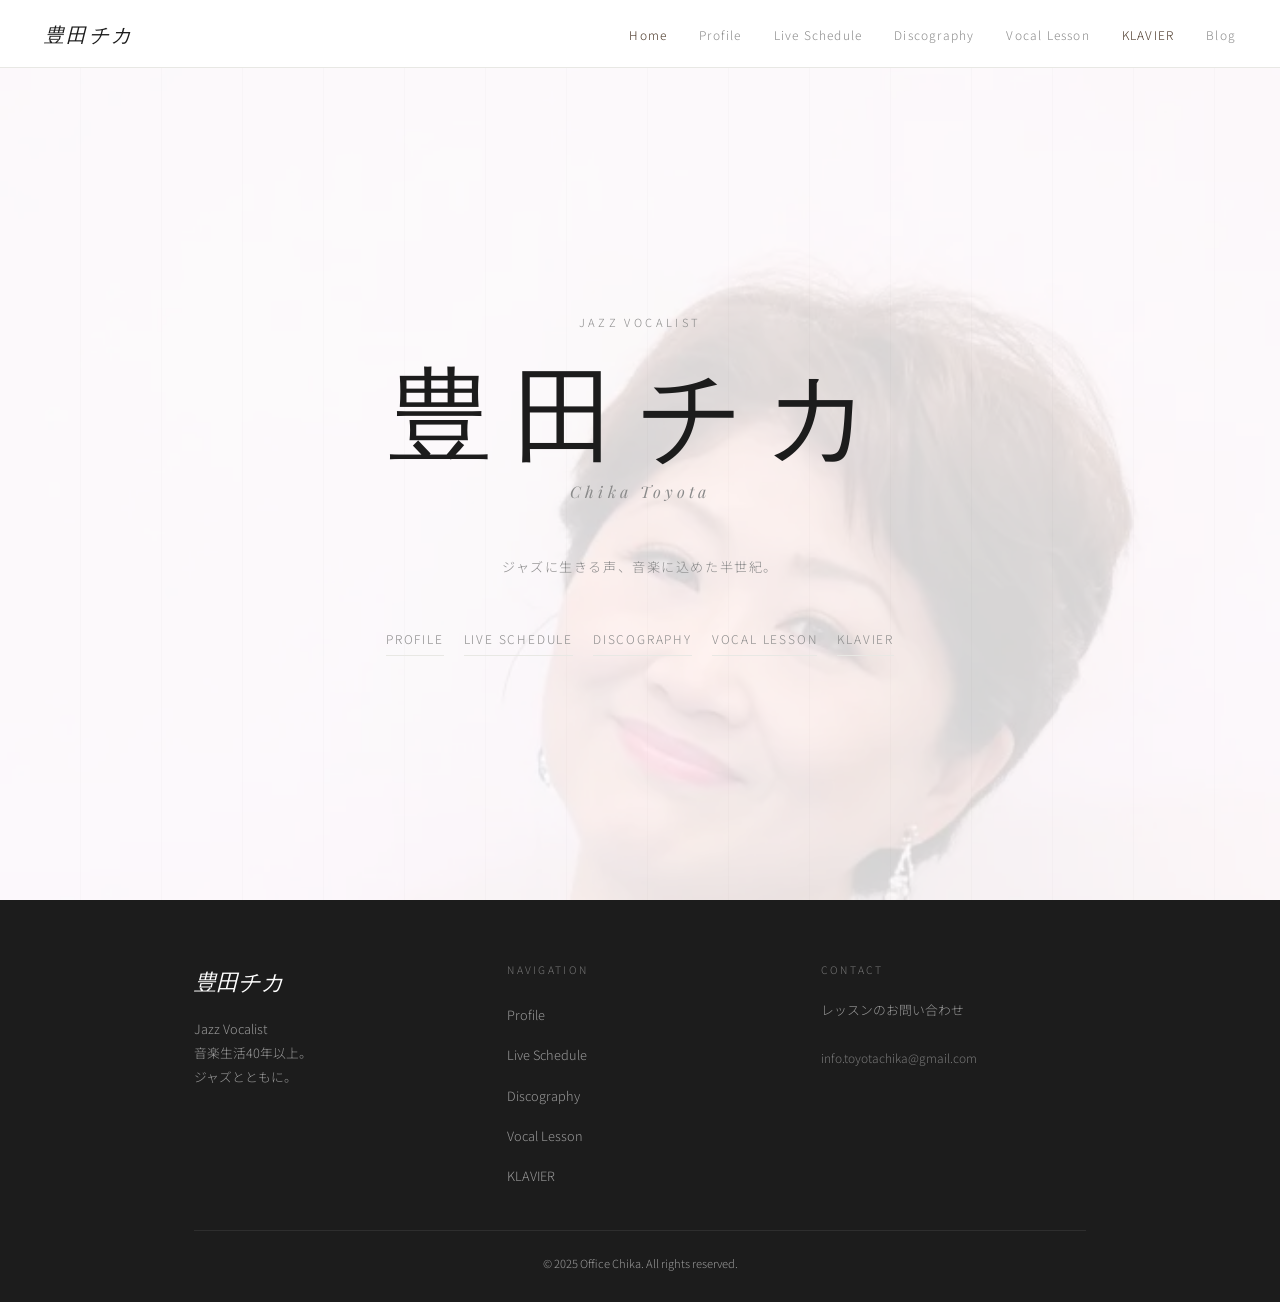
<file: files/chika/index.html>
<!DOCTYPE html>
<html lang="ja">
<head>
  <meta charset="UTF-8">
  <meta name="google-site-verification" content="3axVeKE6WhtOXjwT8hjQMVr4iWvCKEYhU70NukK2Ugk">
  <meta name="viewport" content="width=device-width, initial-scale=1.0">
  <meta name="description" content="豊田チカ（Chika Toyota）公式サイト。ジャズボーカリスト。プロフィール・ライブスケジュール・ボイスレッスン・ディスコグラフィー。">
  <title>豊田チカ | Jazz Vocalist</title>
  <link rel="stylesheet" href="css/style.css">
  <!-- Google Analytics -->
  <script async src="https://www.googletagmanager.com/gtag/js?id=G-T6R57ZZHMG"></script>
  <script>
    window.dataLayer = window.dataLayer || [];
    function gtag(){dataLayer.push(arguments);}
    gtag('js', new Date());
    gtag('config', 'G-T6R57ZZHMG');
  </script>
</head>
<body>

  <!-- ============================================================
       ナビゲーション
       KLAVIERとChikaの2サイトを行き来できるようにリンクを整理
       ============================================================ -->
  <nav class="nav" role="navigation" aria-label="メインナビゲーション">
    <!-- ロゴ：サイト名（斜体で音楽家らしい雰囲気） -->
    <a href="index.html" class="nav-logo">豊田チカ</a>

    <button class="nav-hamburger" aria-label="メニューを開く" aria-expanded="false">
      <span></span><span></span><span></span>
    </button>

    <ul class="nav-links">
      <li><a href="index.html">Home</a></li>
      <li><a href="profile.html">Profile</a></li>
      <li><a href="live-schedule.html">Live Schedule</a></li>
      <li><a href="discography.html">Discography</a></li>
      <li><a href="vocal-lesson.html">Vocal Lesson</a></li>
      <!-- ↓ KlavierのLiveとKlavierページを1つにまとめ、KLAVIERサイトへ外部リンク -->
      <li><a href="../klavier/index.html" target="_blank">KLAVIER</a></li>
      <li><a href="blog.html">Blog</a></li>
    </ul>
  </nav>

  <!-- ============================================================
       ヒーローセクション
       豊田チカの名前を大きく・シンプルに表示する
       ============================================================ -->
  <section class="hero" aria-label="メインビジュアル">
    <!-- ヒーロー背景画像（薄く表示してシンプルさを維持） -->
    <div style="position:absolute; inset:0; z-index:0; overflow:hidden;">
      <img
        src="images/chika-profile.webp"
        alt="豊田チカ"
        style="width:100%; height:100%; object-fit:cover; object-position:top center; opacity:0.18;"
      >
    </div>
    <div class="hero-inner" style="position:relative; z-index:1;">
      <p class="hero-eyebrow">Jazz Vocalist</p>

      <!-- メインのアーティスト名 -->
      <h1 class="hero-name-jp">豊田チカ</h1>
      <p class="hero-name-en">Chika Toyota</p>

      <p class="hero-tagline">
        ジャズに生きる声、音楽に込めた半世紀。
      </p>

      <!-- ナビゲーションリンク群（テキストリンクで上品に） -->
      <nav class="hero-nav" aria-label="コンテンツナビゲーション">
        <a href="profile.html" class="hero-nav-link">Profile</a>
        <a href="live-schedule.html" class="hero-nav-link">Live Schedule</a>
        <a href="discography.html" class="hero-nav-link">Discography</a>
        <a href="vocal-lesson.html" class="hero-nav-link">Vocal Lesson</a>
        <a href="../klavier/index.html" class="hero-nav-link" target="_blank">KLAVIER</a>
      </nav>
    </div>
    </div>

  </section>

  <!-- ============================================================
       フッター
       ============================================================ -->
  <footer class="footer" role="contentinfo">
    <div class="container">
      <div class="footer-grid">
        <div>
          <p class="footer-logo">豊田チカ</p>
          <p class="footer-desc">
            Jazz Vocalist<br>
            音楽生活40年以上。<br>
            ジャズとともに。
          </p>
        </div>
        <div>
          <p class="footer-heading">Navigation</p>
          <ul class="footer-links">
            <li><a href="profile.html">Profile</a></li>
            <li><a href="live-schedule.html">Live Schedule</a></li>
            <li><a href="discography.html">Discography</a></li>
            <li><a href="vocal-lesson.html">Vocal Lesson</a></li>
            <li><a href="../klavier/index.html" target="_blank">KLAVIER</a></li>
          </ul>
        </div>
        <div>
          <p class="footer-heading">Contact</p>
          <p class="footer-desc">
            <!-- ↓ お問い合わせはVocal Lessonページのフォームへ誘導 -->
            <a href="vocal-lesson.html" style="color:inherit;">レッスンのお問い合わせ</a><br><br>
            <a href="mailto:info.toyotachika@gmail.com" style="color:rgba(255,255,255,0.4); font-size:0.75rem;">
              info.toyotachika@gmail.com
            </a>
          </p>
        </div>
      </div>
      <div class="footer-bottom">
        <p>&copy; 2025 Office Chika. All rights reserved.</p>
      </div>
    </div>
  </footer>

  <script src="js/main.js"></script>
</body>
</html>
</file>
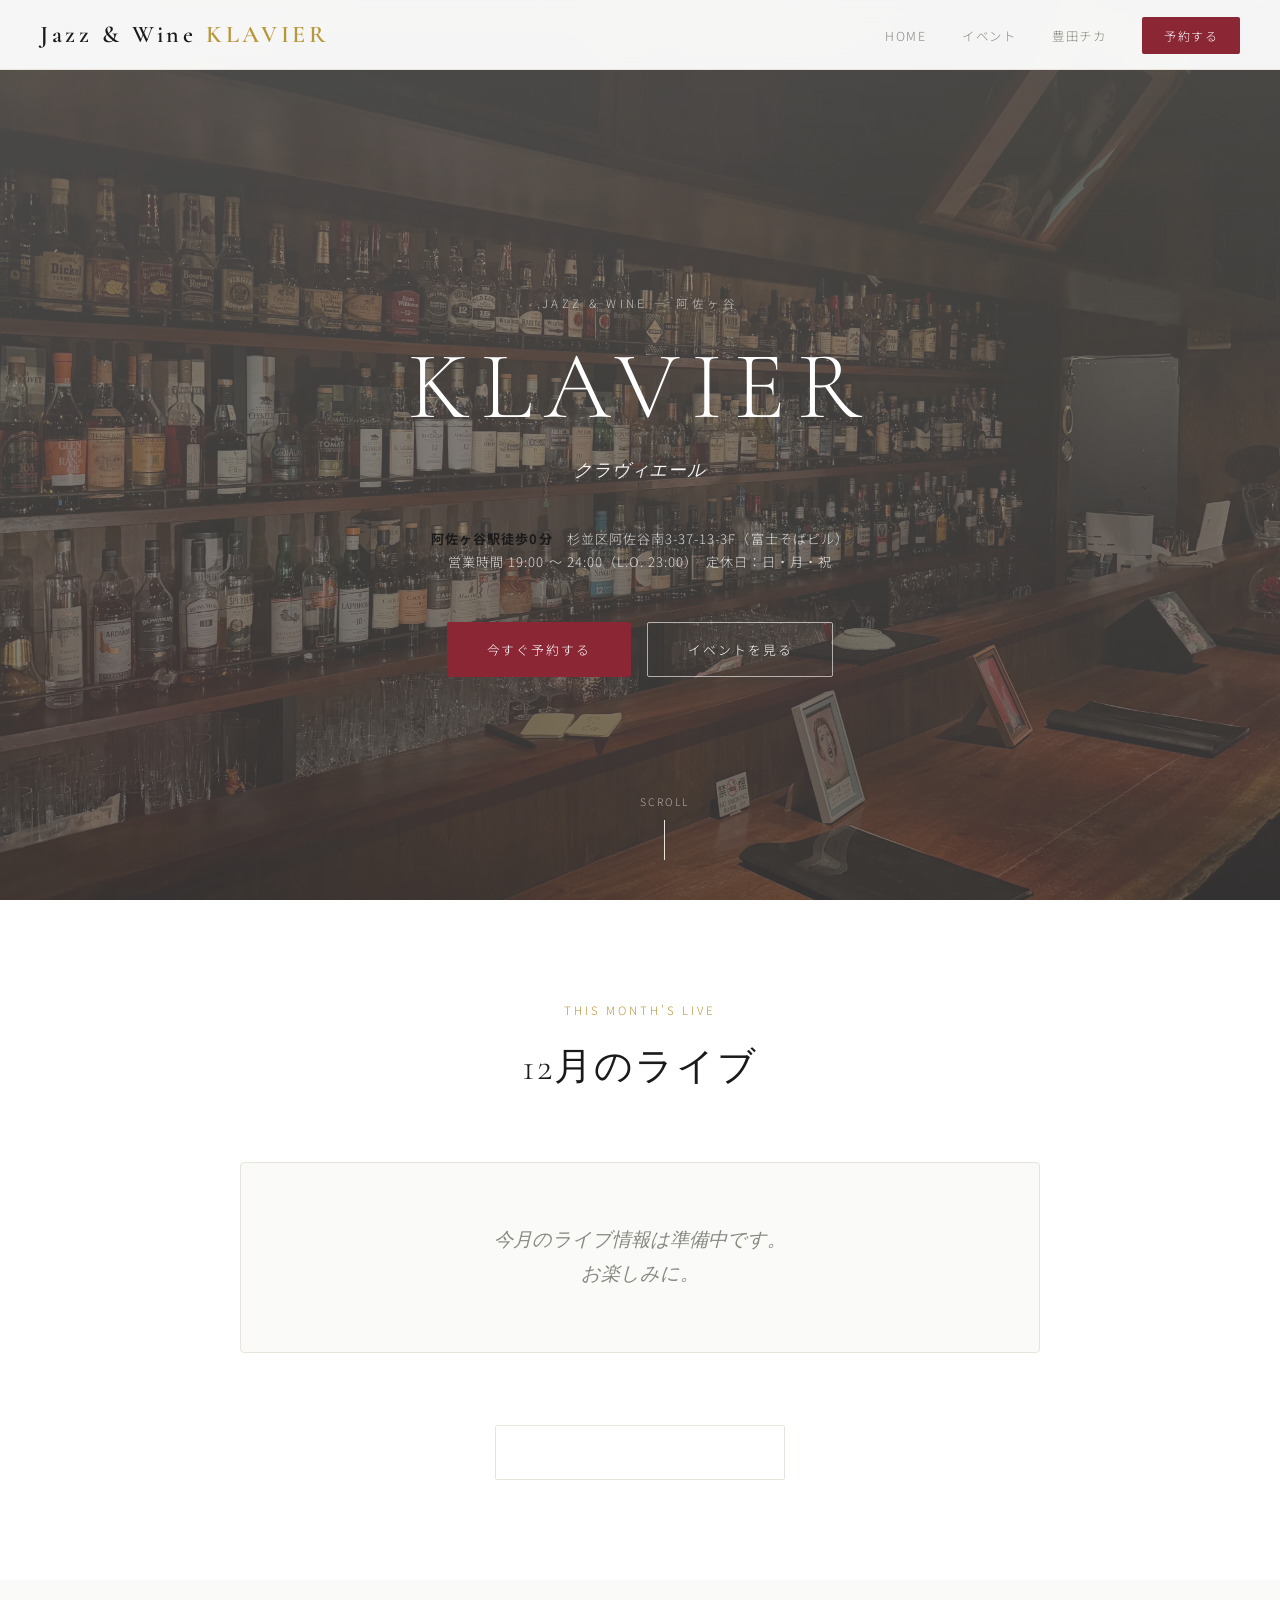
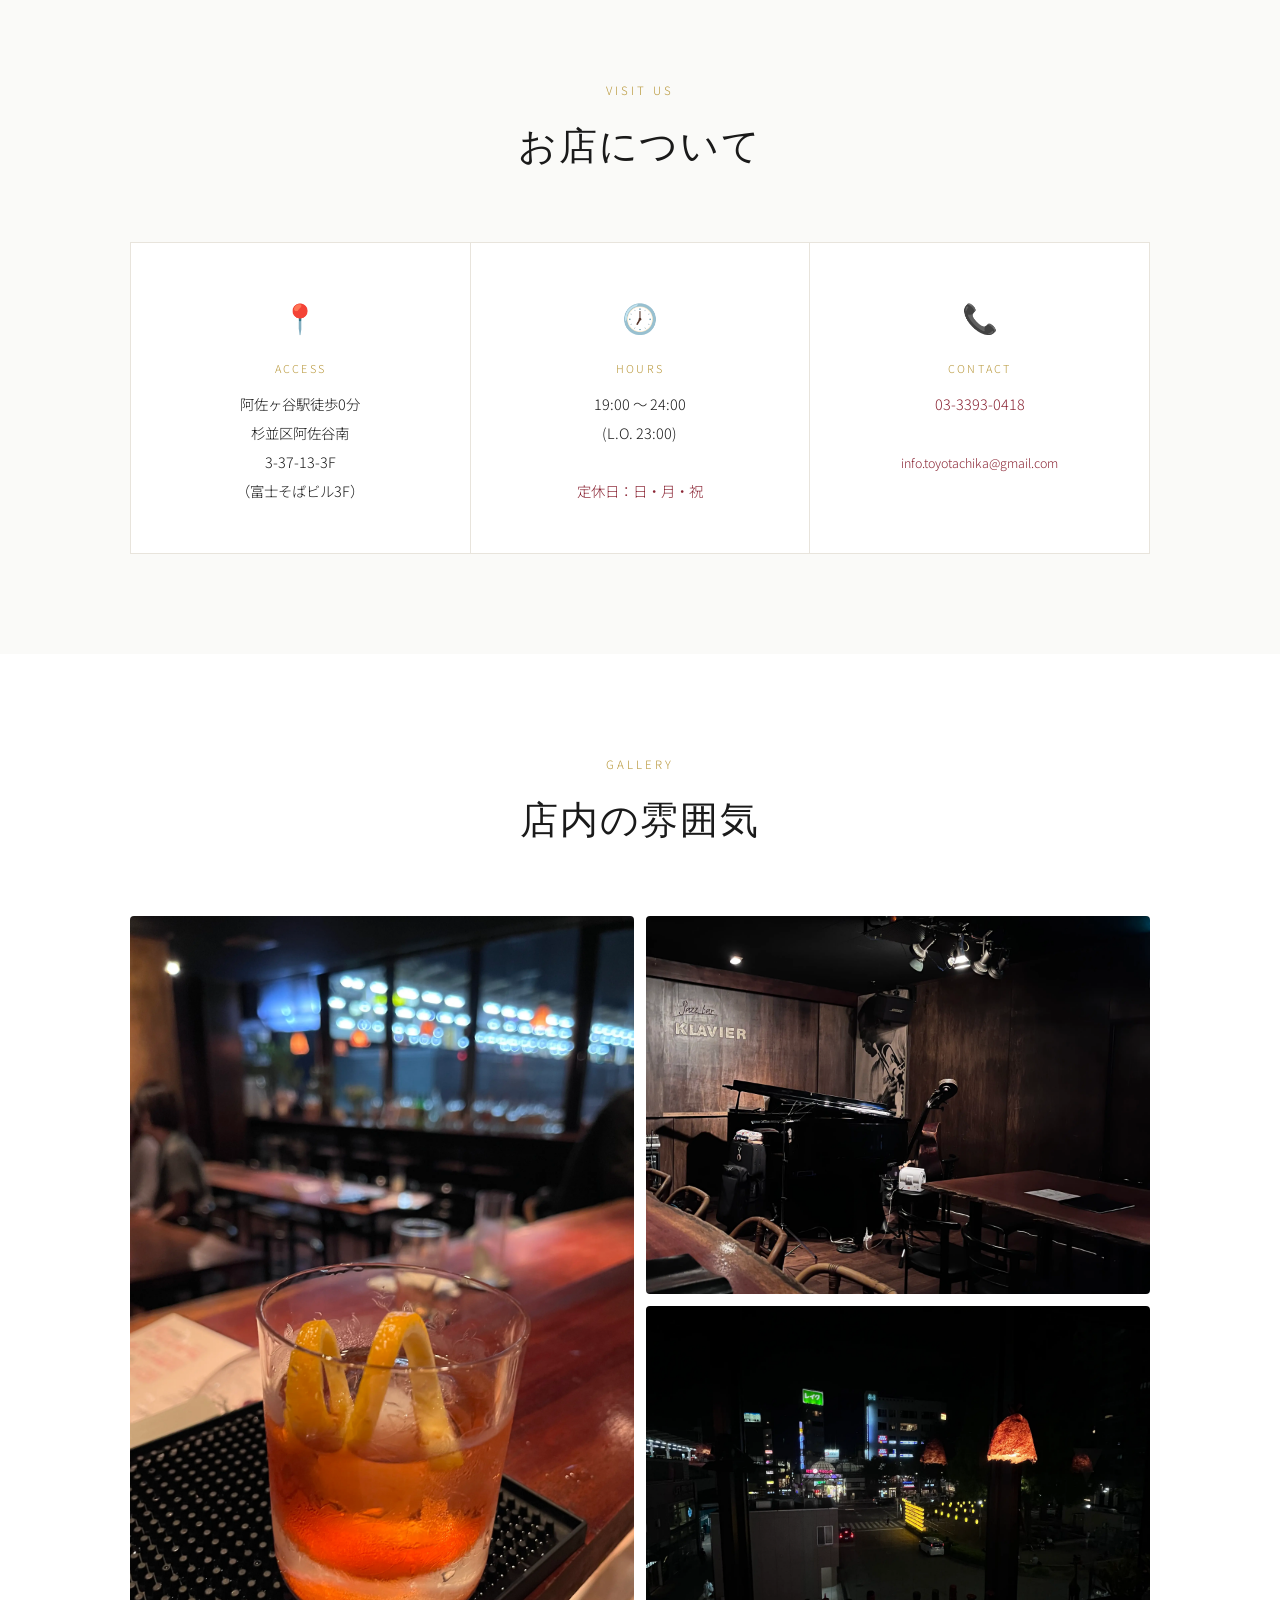
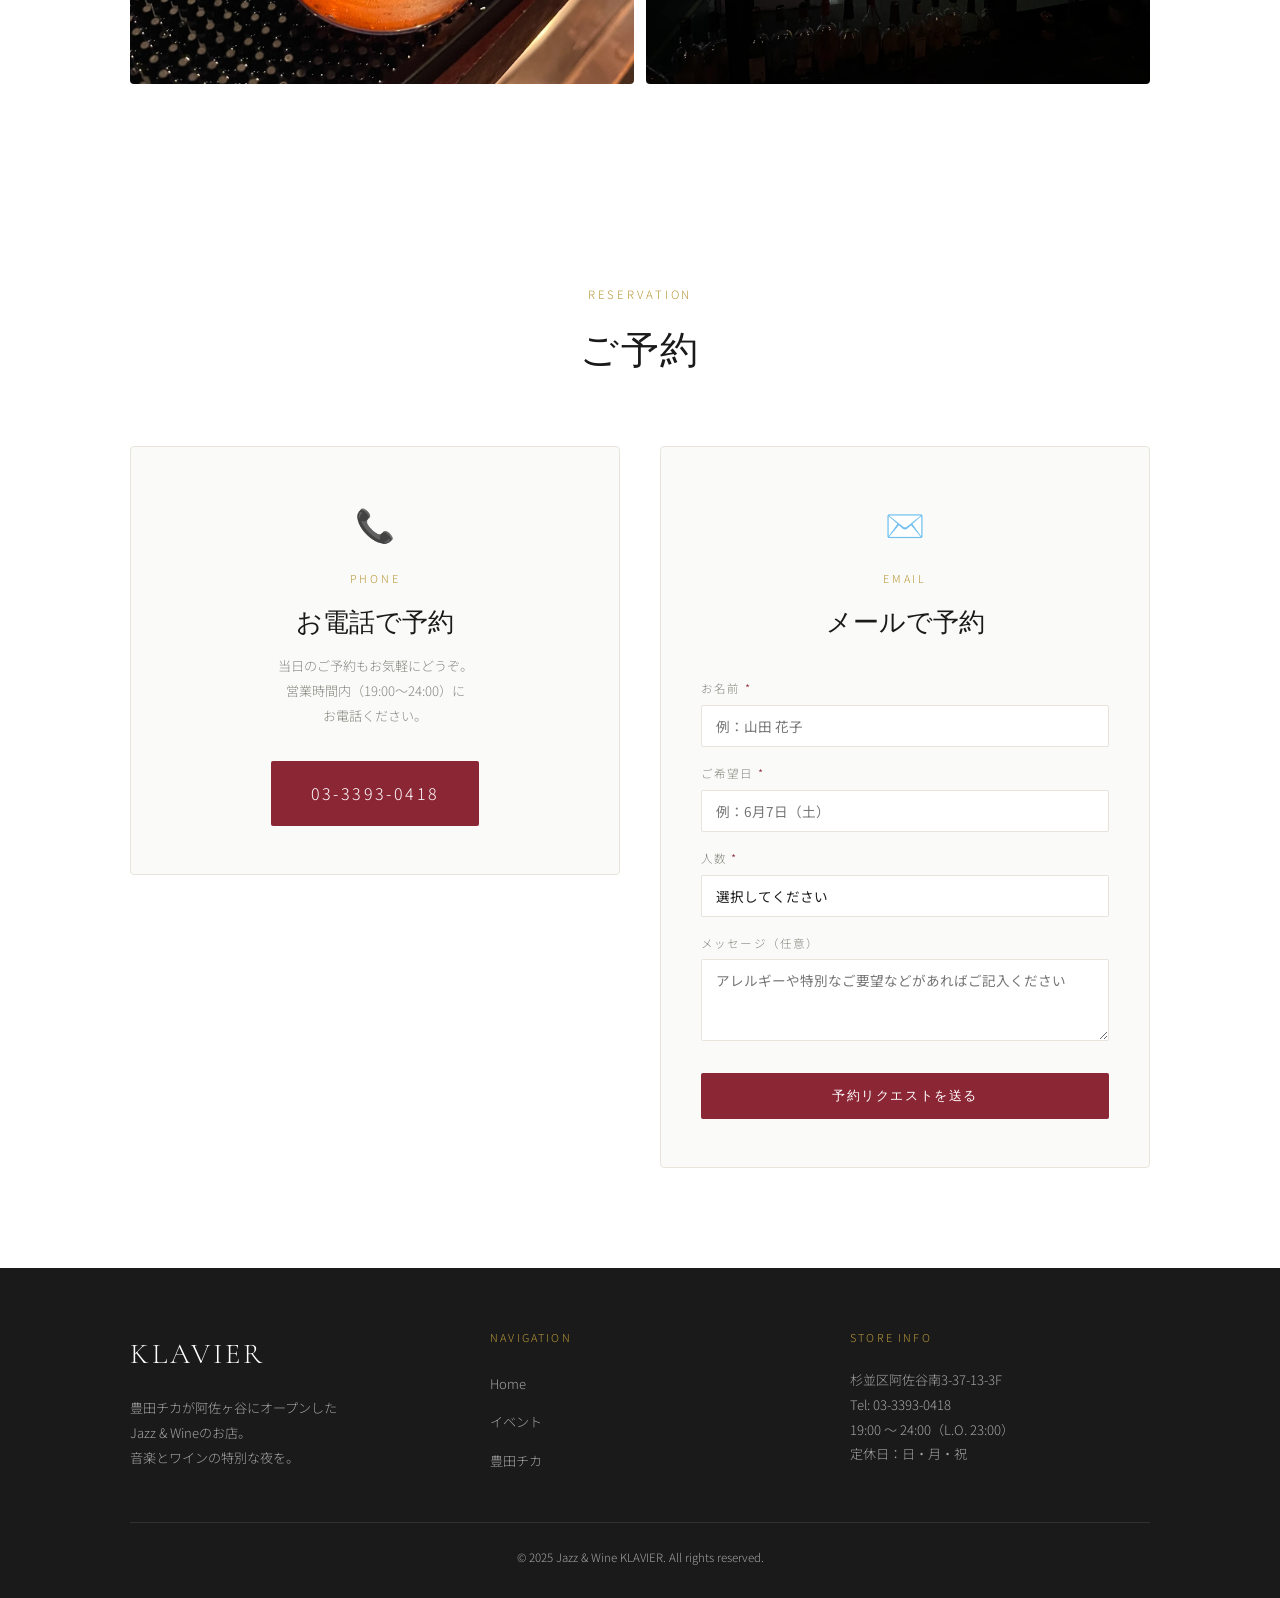
<file: files/klavier/index.html>
<!DOCTYPE html>
<html lang="ja">
<head>
  <meta charset="UTF-8">
  <meta name="google-site-verification" content="3axVeKE6WhtOXjwT8hjQMVr4iWvCKEYhU70NukK2Ugk">
  <!-- ↓ スマートフォンで正しくスケールして表示するための設定 -->
  <meta name="viewport" content="width=device-width, initial-scale=1.0">
  <meta name="description" content="Jazz & Wine KLAVIER（クラヴィエール）阿佐ヶ谷駅徒歩0分。ジャズとワインを楽しめるライブバー。">
  <title>Jazz & Wine KLAVIER クラヴィエール | 阿佐ヶ谷</title>
  <!-- ↓ 共通スタイルシートの読み込み -->
  <link rel="stylesheet" href="css/style.css">
  <!-- Google Analytics -->
  <script async src="https://www.googletagmanager.com/gtag/js?id=G-T6R57ZZHMG"></script>
  <script>
    window.dataLayer = window.dataLayer || [];
    function gtag(){dataLayer.push(arguments);}
    gtag('js', new Date());
    gtag('config', 'G-T6R57ZZHMG');
  </script>
</head>
<body>

  <!-- ============================================================
       ナビゲーション（全ページ共通）
       position: fixed で画面上部に固定表示される
       ============================================================ -->
  <nav class="nav" role="navigation" aria-label="メインナビゲーション">
    <a href="index.html" class="nav-logo">
      Jazz &amp; Wine <span>KLAVIER</span>
    </a>

    <!-- ハンバーガーボタン（スマートフォン用） -->
    <button class="nav-hamburger" aria-label="メニューを開く" aria-expanded="false">
      <span></span>
      <span></span>
      <span></span>
    </button>

    <ul class="nav-links">
      <li><a href="index.html">Home</a></li>
      <li><a href="events.html">イベント</a></li>
      <!-- ↓ 外部リンク：豊田チカのサイトへ -->
      <li><a href="../chika/index.html">豊田チカ</a></li>
      <!-- ↓ 予約フォームへスクロール -->
      <li><a href="#reservation" class="nav-cta">予約する</a></li>
    </ul>
  </nav>

  <!-- ============================================================
       ヒーローセクション
       最初に目に入る部分。訪問者に強い印象を与える。
       ============================================================ -->
  <section class="hero" aria-label="メインビジュアル">
    <!-- ヒーロー背景画像
         position:absolute で全体に広がる。
         object-fit:cover で縦横比を保ちながらトリミング。
         z-index:0 でテキストの後ろに配置。 -->
    <div style="position:absolute; inset:0; z-index:0; overflow:hidden;">
      <img
        src="images/hero.webp"
        alt="Jazz bar KLAVIER 店内"
        style="width:100%; height:100%; object-fit:cover; object-position:center; opacity:0.55;"
      >
      <!-- 暗いグラデーション（テキストを読みやすくする） -->
      <div style="position:absolute; inset:0; background:linear-gradient(to bottom, rgba(0,0,0,0.35) 0%, rgba(0,0,0,0.55) 100%);"></div>
    </div>
    <div class="hero-inner" style="position:relative; z-index:1;">
      <!-- 小さなラベル（eyebrow） -->
      <p class="hero-eyebrow" style="color:rgba(255,255,255,0.7);">Jazz &amp; Wine — 阿佐ヶ谷</p>

      <!-- メインタイトル -->
      <!-- clamp()でフォントサイズを画面幅に合わせて柔軟に変化させている -->
      <h1 class="hero-title" style="color:#fff;">KLAVIER</h1>

      <!-- サブタイトル（斜体のジャズらしい雰囲気） -->
      <p class="hero-subtitle" style="color:rgba(255,255,255,0.95);">クラヴィエール</p>

      <!-- 店舗の基本情報 -->
      <p class="hero-info" style="color:rgba(255,255,255,0.8);">
        <strong>阿佐ヶ谷駅徒歩0分</strong>　杉並区阿佐谷南3-37-13-3F（富士そばビル）<br>
        営業時間 19:00 〜 24:00（L.O. 23:00）　定休日：日・月・祝
      </p>

      <!-- CTAボタン群：予約と詳細確認の2択を提示 -->
      <div class="hero-buttons">
        <!-- ↓ 予約フォームへスクロール -->
        <a href="#reservation" class="btn-primary">今すぐ予約する</a>
        <a href="events.html" class="btn-secondary">イベントを見る</a>
      </div>
    </div>

    </div>
    <!-- スクロール促進の矢印 -->
    <div class="hero-scroll" aria-hidden="true" style="color:rgba(255,255,255,0.6);">scroll</div>
  </section>

  <!-- ============================================================
       今月のライブ（スライドショー）
       events.js のデータと main.js の initSlideshow() が
       このセクションを自動で組み立てる
       ============================================================ -->
  <section class="slideshow-section section" aria-label="今月のライブ">
    <div class="container">
      <div class="section-header">
        <span class="section-label">This Month's Live</span>
        <!-- ↓ id="current-month-label" に日本時間の今月名が main.js からセットされる -->
        <h2 class="section-title" id="current-month-label">今月のライブ</h2>
      </div>

      <div class="slideshow-wrapper">
        <!-- ↓ main.js の initSlideshow() がここにスライドを自動生成する -->
        <div id="slideshow-container"></div>
        <!-- ↓ ドットナビゲーション（スライドの枚数分の丸が生成される） -->
        <div id="slideshow-dots" class="slideshow-dots" role="tablist" aria-label="スライドナビゲーション"></div>
      </div>

      <!-- イベントページへの誘導リンク -->
      <div style="text-align:center; margin-top: 48px;">
        <a href="events.html" class="btn-secondary">全イベントスケジュールを見る</a>
      </div>
    </div>
  </section>

  <!-- ============================================================
       店舗情報セクション
       3カラムグリッドで場所・時間・連絡先を並べる
       ============================================================ -->
  <section class="section section-alt" aria-label="店舗情報">
    <div class="container">
      <div class="section-header">
        <span class="section-label">Visit Us</span>
        <h2 class="section-title">お店について</h2>
      </div>

      <!-- ↓ 3カラムグリッド（レスポンシブでタブレットは2列、スマホは1列に変化） -->
      <div class="info-grid">
        <!-- アクセス -->
        <div class="info-item">
          <div class="info-icon">📍</div>
          <p class="info-label">Access</p>
          <p class="info-value">
            阿佐ヶ谷駅徒歩0分<br>
            杉並区阿佐谷南<br>
            3-37-13-3F<br>
            （富士そばビル3F）
          </p>
        </div>

        <!-- 営業時間 -->
        <div class="info-item">
          <div class="info-icon">🕖</div>
          <p class="info-label">Hours</p>
          <p class="info-value">
            19:00 〜 24:00<br>
            (L.O. 23:00)<br><br>
            <span style="color:var(--color-accent)">定休日：日・月・祝</span>
          </p>
        </div>

        <!-- 連絡先 -->
        <div class="info-item">
          <div class="info-icon">📞</div>
          <p class="info-label">Contact</p>
          <p class="info-value">
            <!-- tel: リンクでスマートフォンからそのまま電話 -->
            <a href="tel:0333930418">03-3393-0418</a><br><br>
            <!-- mailto: リンクでメールソフトが開く -->
            <a href="mailto:info.toyotachika@gmail.com" style="color:var(--color-accent); font-size:0.78rem;">
              info.toyotachika@gmail.com
            </a>
          </p>
        </div>
      </div>
    </div>
  </section>

  <!-- ============================================================
       フォトギャラリーセクション
       4枚の写真をグリッドで表示して雰囲気を伝える
       ============================================================ -->
  <section class="section" aria-label="店内ギャラリー">
    <div class="container">
      <div class="section-header">
        <span class="section-label">Gallery</span>
        <h2 class="section-title">店内の雰囲気</h2>
      </div>

      <!-- 4枚グリッド：左に大きな1枚、右に3枚 -->
      <div style="display:grid; grid-template-columns:1fr 1fr; grid-template-rows:auto auto; gap:12px;">

        <!-- 左：大きなメイン写真（2行分） -->
        <div style="grid-row:1/3; overflow:hidden; border-radius:4px;">
          <img
            src="images/negroni.webp"
            alt="KLAVIERのカクテル"
            style="width:100%; height:100%; object-fit:cover; object-position:center; transition:transform 0.4s ease;"
            onmouseover="this.style.transform='scale(1.03)'"
            onmouseout="this.style.transform='scale(1)'"
          >
        </div>

        <!-- 右上 -->
        <div style="overflow:hidden; border-radius:4px; aspect-ratio:4/3;">
          <img
            src="images/piano.webp"
            alt="KLAVIERのステージ"
            style="width:100%; height:100%; object-fit:cover; object-position:center; transition:transform 0.4s ease;"
            onmouseover="this.style.transform='scale(1.03)'"
            onmouseout="this.style.transform='scale(1)'"
          >
        </div>

        <!-- 右下 -->
        <div style="overflow:hidden; border-radius:4px; aspect-ratio:4/3;">
          <img
            src="images/view.webp"
            alt="KLAVIERからの夜景"
            style="width:100%; height:100%; object-fit:cover; object-position:center; transition:transform 0.4s ease;"
            onmouseover="this.style.transform='scale(1.03)'"
            onmouseout="this.style.transform='scale(1)'"
          >
        </div>

      </div>
    </div>
  </section>

  <!-- ============================================================
       予約セクション
       電話とFormspreeフォームの2種類を並べて表示
       id="reservation" でナビの「予約する」ボタンからスクロールで飛んでくる
       ============================================================ -->
  <section class="section" id="reservation" aria-label="ご予約">
    <div class="container">
      <div class="section-header">
        <span class="section-label">Reservation</span>
        <h2 class="section-title">ご予約</h2>
      </div>

      <!-- 2カラム：左=電話、右=メールフォーム -->
      <div style="display: grid; grid-template-columns: 1fr 1fr; gap: 40px; align-items: start;">

        <!-- ── 電話予約 ── -->
        <div style="background: var(--color-bg-soft); border: 1px solid var(--color-border); border-radius: 4px; padding: 48px 40px; text-align: center;">
          <div style="font-size: 2rem; margin-bottom: 16px;">📞</div>
          <p style="font-size: 0.68rem; letter-spacing: 0.25em; text-transform: uppercase; color: var(--color-gold); margin-bottom: 12px;">Phone</p>
          <h3 style="font-family: var(--font-display); font-size: 1.6rem; font-weight: 300; margin-bottom: 8px;">お電話で予約</h3>
          <p style="font-size: 0.82rem; color: var(--color-text-muted); margin-bottom: 32px; line-height: 1.9;">
            当日のご予約もお気軽にどうぞ。<br>
            営業時間内（19:00〜24:00）に<br>
            お電話ください。
          </p>
          <!-- tel: リンク：スマートフォンからタップで電話できる -->
          <a href="tel:0333930418" class="btn-primary" style="font-size: 1rem; padding: 18px 40px; letter-spacing: 0.15em; display: inline-block;">
            03-3393-0418
          </a>
        </div>

        <!-- ── メールフォーム（Formspree） ── -->
        <div style="background: var(--color-bg-soft); border: 1px solid var(--color-border); border-radius: 4px; padding: 48px 40px;">
          <div style="text-align: center; margin-bottom: 32px;">
            <div style="font-size: 2rem; margin-bottom: 16px;">✉️</div>
            <p style="font-size: 0.68rem; letter-spacing: 0.25em; text-transform: uppercase; color: var(--color-gold); margin-bottom: 12px;">Email</p>
            <h3 style="font-family: var(--font-display); font-size: 1.6rem; font-weight: 300;">メールで予約</h3>
          </div>

          <!-- ============================================================
               Formspreeフォーム
               action属性のURLがFormspreeのエンドポイント。
               送信するとFormspreeがGmailに転送してくれる。
               ============================================================ -->
          <form
            id="reservation-form"
            action="https://formspree.io/f/xojbkowa"
            method="POST"
          >
            <!-- お名前 -->
            <div style="margin-bottom: 16px;">
              <label style="display: block; font-size: 0.72rem; letter-spacing: 0.1em; color: var(--color-text-muted); margin-bottom: 6px;">
                お名前 <span style="color: var(--color-accent);">*</span>
              </label>
              <!-- name属性がFormspreeでのフィールド名になる -->
              <input
                type="text"
                name="お名前"
                required
                placeholder="例：山田 花子"
                style="width:100%; padding:10px 14px; border:1px solid var(--color-border); border-radius:2px; font-family:var(--font-body); font-size:0.85rem; outline:none; background:var(--color-bg); color:var(--color-text); transition: border-color 0.3s;"
                onfocus="this.style.borderColor='var(--color-accent)'"
                onblur="this.style.borderColor='var(--color-border)'"
              >
            </div>

            <!-- 希望日 -->
            <div style="margin-bottom: 16px;">
              <label style="display: block; font-size: 0.72rem; letter-spacing: 0.1em; color: var(--color-text-muted); margin-bottom: 6px;">
                ご希望日 <span style="color: var(--color-accent);">*</span>
              </label>
              <input
                type="text"
                name="ご希望日"
                required
                placeholder="例：6月7日（土）"
                style="width:100%; padding:10px 14px; border:1px solid var(--color-border); border-radius:2px; font-family:var(--font-body); font-size:0.85rem; outline:none; background:var(--color-bg); color:var(--color-text); transition: border-color 0.3s;"
                onfocus="this.style.borderColor='var(--color-accent)'"
                onblur="this.style.borderColor='var(--color-border)'"
              >
            </div>

            <!-- 人数 -->
            <div style="margin-bottom: 16px;">
              <label style="display: block; font-size: 0.72rem; letter-spacing: 0.1em; color: var(--color-text-muted); margin-bottom: 6px;">
                人数 <span style="color: var(--color-accent);">*</span>
              </label>
              <select
                name="人数"
                required
                style="width:100%; padding:10px 14px; border:1px solid var(--color-border); border-radius:2px; font-family:var(--font-body); font-size:0.85rem; outline:none; background:var(--color-bg); color:var(--color-text); -webkit-appearance:none;"
              >
                <option value="">選択してください</option>
                <option>1名</option>
                <option>2名</option>
                <option>3名</option>
                <option>4名</option>
                <option>5名以上</option>
              </select>
            </div>

            <!-- メッセージ -->
            <div style="margin-bottom: 24px;">
              <label style="display: block; font-size: 0.72rem; letter-spacing: 0.1em; color: var(--color-text-muted); margin-bottom: 6px;">
                メッセージ（任意）
              </label>
              <textarea
                name="メッセージ"
                rows="3"
                placeholder="アレルギーや特別なご要望などがあればご記入ください"
                style="width:100%; padding:10px 14px; border:1px solid var(--color-border); border-radius:2px; font-family:var(--font-body); font-size:0.85rem; outline:none; background:var(--color-bg); color:var(--color-text); resize:vertical; transition: border-color 0.3s;"
                onfocus="this.style.borderColor='var(--color-accent)'"
                onblur="this.style.borderColor='var(--color-border)'"
              ></textarea>
            </div>

            <!-- 送信ボタン -->
            <button
              type="submit"
              id="reservation-submit"
              class="btn-primary"
              style="width:100%; padding:14px; font-size:0.82rem; letter-spacing:0.12em;"
            >
              予約リクエストを送る
            </button>
          </form>

          <!-- 送信完了メッセージ（JSで表示） -->
          <div id="reservation-success" style="display:none; text-align:center; padding:32px 0;">
            <p style="font-family: var(--font-display); font-size: 1.4rem; margin-bottom: 12px;">ありがとうございます</p>
            <p style="font-size: 0.82rem; color: var(--color-text-muted);">
              予約リクエストを受け付けました。<br>
              確認後、ご連絡いたします。
            </p>
          </div>
        </div>

      </div>
    </div>
  </section>

  <!-- ============================================================
       フッター
       ============================================================ -->
  <footer class="footer" role="contentinfo">
    <div class="container">
      <div class="footer-grid">
        <!-- ロゴ・説明 -->
        <div>
          <p class="footer-logo">KLAVIER</p>
          <p class="footer-desc">
            豊田チカが阿佐ヶ谷にオープンした<br>
            Jazz &amp; Wineのお店。<br>
            音楽とワインの特別な夜を。
          </p>
        </div>

        <!-- ナビリンク -->
        <div>
          <p class="footer-heading">Navigation</p>
          <ul class="footer-links">
            <li><a href="index.html">Home</a></li>
            <li><a href="events.html">イベント</a></li>
            <li><a href="../chika/index.html">豊田チカ</a></li>
          </ul>
        </div>

        <!-- 店舗情報 -->
        <div>
          <p class="footer-heading">Store Info</p>
          <p class="footer-desc">
            杉並区阿佐谷南3-37-13-3F<br>
            Tel: <a href="tel:0333930418" style="color:inherit;">03-3393-0418</a><br>
            19:00 〜 24:00（L.O. 23:00）<br>
            定休日：日・月・祝
          </p>
        </div>
      </div>

      <div class="footer-bottom">
        <p>&copy; 2025 Jazz &amp; Wine KLAVIER. All rights reserved.</p>
      </div>
    </div>
  </footer>

  <!-- ============================================================
       JavaScriptの読み込み（bodyの最後に置くのがベストプラクティス）
       【理由】HTMLが全部読み込まれた後にJSが実行されるため、
               要素が存在しない状態でJSが動くエラーを防げる。
       ============================================================ -->
  <!-- ↓ まずイベントデータを読み込む（main.jsより先に読む必要がある） -->
  <script src="js/events.js"></script>
  <!-- ↓ 次に動作ロジックを読み込む -->
  <script src="js/main.js"></script>

</body>
</html>
</file>
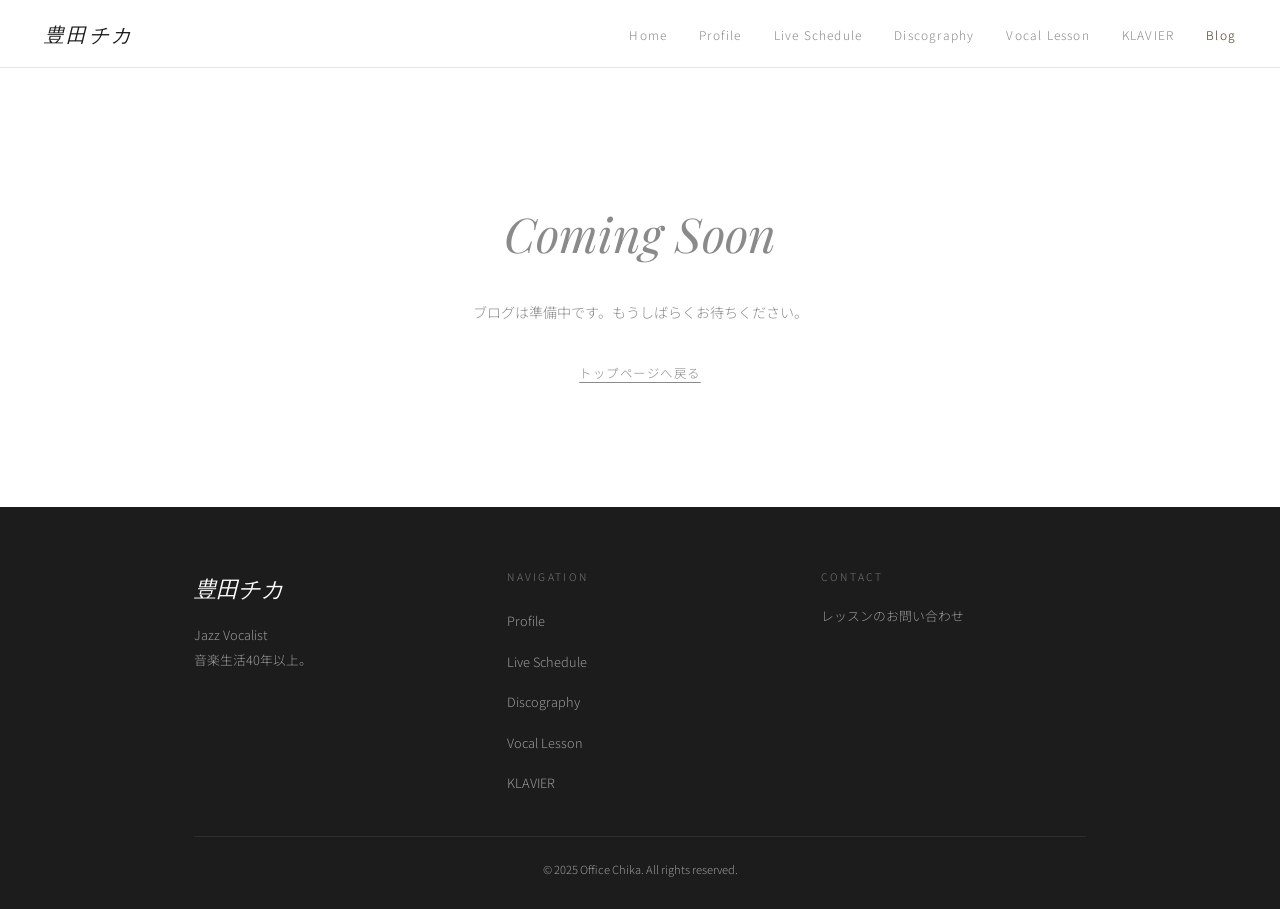
<file: files/chika/blog.html>
<!DOCTYPE html>
<html lang="ja">
<head>
  <meta charset="UTF-8">
  <meta name="google-site-verification" content="3axVeKE6WhtOXjwT8hjQMVr4iWvCKEYhU70NukK2Ugk">
  <meta name="viewport" content="width=device-width, initial-scale=1.0">
  <title>Blog | 豊田チカ</title>
  <link rel="stylesheet" href="css/style.css">
  <!-- Google Analytics -->
  <script async src="https://www.googletagmanager.com/gtag/js?id=G-T6R57ZZHMG"></script>
  <script>
    window.dataLayer = window.dataLayer || [];
    function gtag(){dataLayer.push(arguments);}
    gtag('js', new Date());
    gtag('config', 'G-T6R57ZZHMG');
  </script>
</head>
<body>

  <nav class="nav" role="navigation" aria-label="メインナビゲーション">
    <a href="index.html" class="nav-logo">豊田チカ</a>
    <button class="nav-hamburger" aria-label="メニューを開く" aria-expanded="false">
      <span></span><span></span><span></span>
    </button>
    <ul class="nav-links">
      <li><a href="index.html">Home</a></li>
      <li><a href="profile.html">Profile</a></li>
      <li><a href="live-schedule.html">Live Schedule</a></li>
      <li><a href="discography.html">Discography</a></li>
      <li><a href="vocal-lesson.html">Vocal Lesson</a></li>
      <li><a href="../klavier/index.html" target="_blank">KLAVIER</a></li>
      <li><a href="blog.html">Blog</a></li>
    </ul>
  </nav>

  <!-- ============================================================
       Coming Soon
       シンプルに中央寄せで表示
       ============================================================ -->
  <main style="padding-top: var(--nav-height);">
    <div class="coming-soon">
      <!-- 斜体のDisplay fontで詩的な雰囲気に -->
      <h1 class="coming-soon-title">Coming Soon</h1>
      <p>ブログは準備中です。もうしばらくお待ちください。</p>
      <br>
      <a href="index.html" style="font-size: 0.78rem; letter-spacing: 0.12em; color: var(--color-text-muted); text-decoration: underline; text-underline-offset: 4px;">
        トップページへ戻る
      </a>
    </div>
  </main>

  <!-- フッター -->
  <footer class="footer" role="contentinfo">
    <div class="container">
      <div class="footer-grid">
        <div>
          <p class="footer-logo">豊田チカ</p>
          <p class="footer-desc">Jazz Vocalist<br>音楽生活40年以上。</p>
        </div>
        <div>
          <p class="footer-heading">Navigation</p>
          <ul class="footer-links">
            <li><a href="profile.html">Profile</a></li>
            <li><a href="live-schedule.html">Live Schedule</a></li>
            <li><a href="discography.html">Discography</a></li>
            <li><a href="vocal-lesson.html">Vocal Lesson</a></li>
            <li><a href="../klavier/index.html" target="_blank">KLAVIER</a></li>
          </ul>
        </div>
        <div>
          <p class="footer-heading">Contact</p>
          <p class="footer-desc">
            <a href="vocal-lesson.html" style="color:inherit;">レッスンのお問い合わせ</a>
          </p>
        </div>
      </div>
      <div class="footer-bottom">
        <p>&copy; 2025 Office Chika. All rights reserved.</p>
      </div>
    </div>
  </footer>

  <script src="js/main.js"></script>
</body>
</html>
</file>
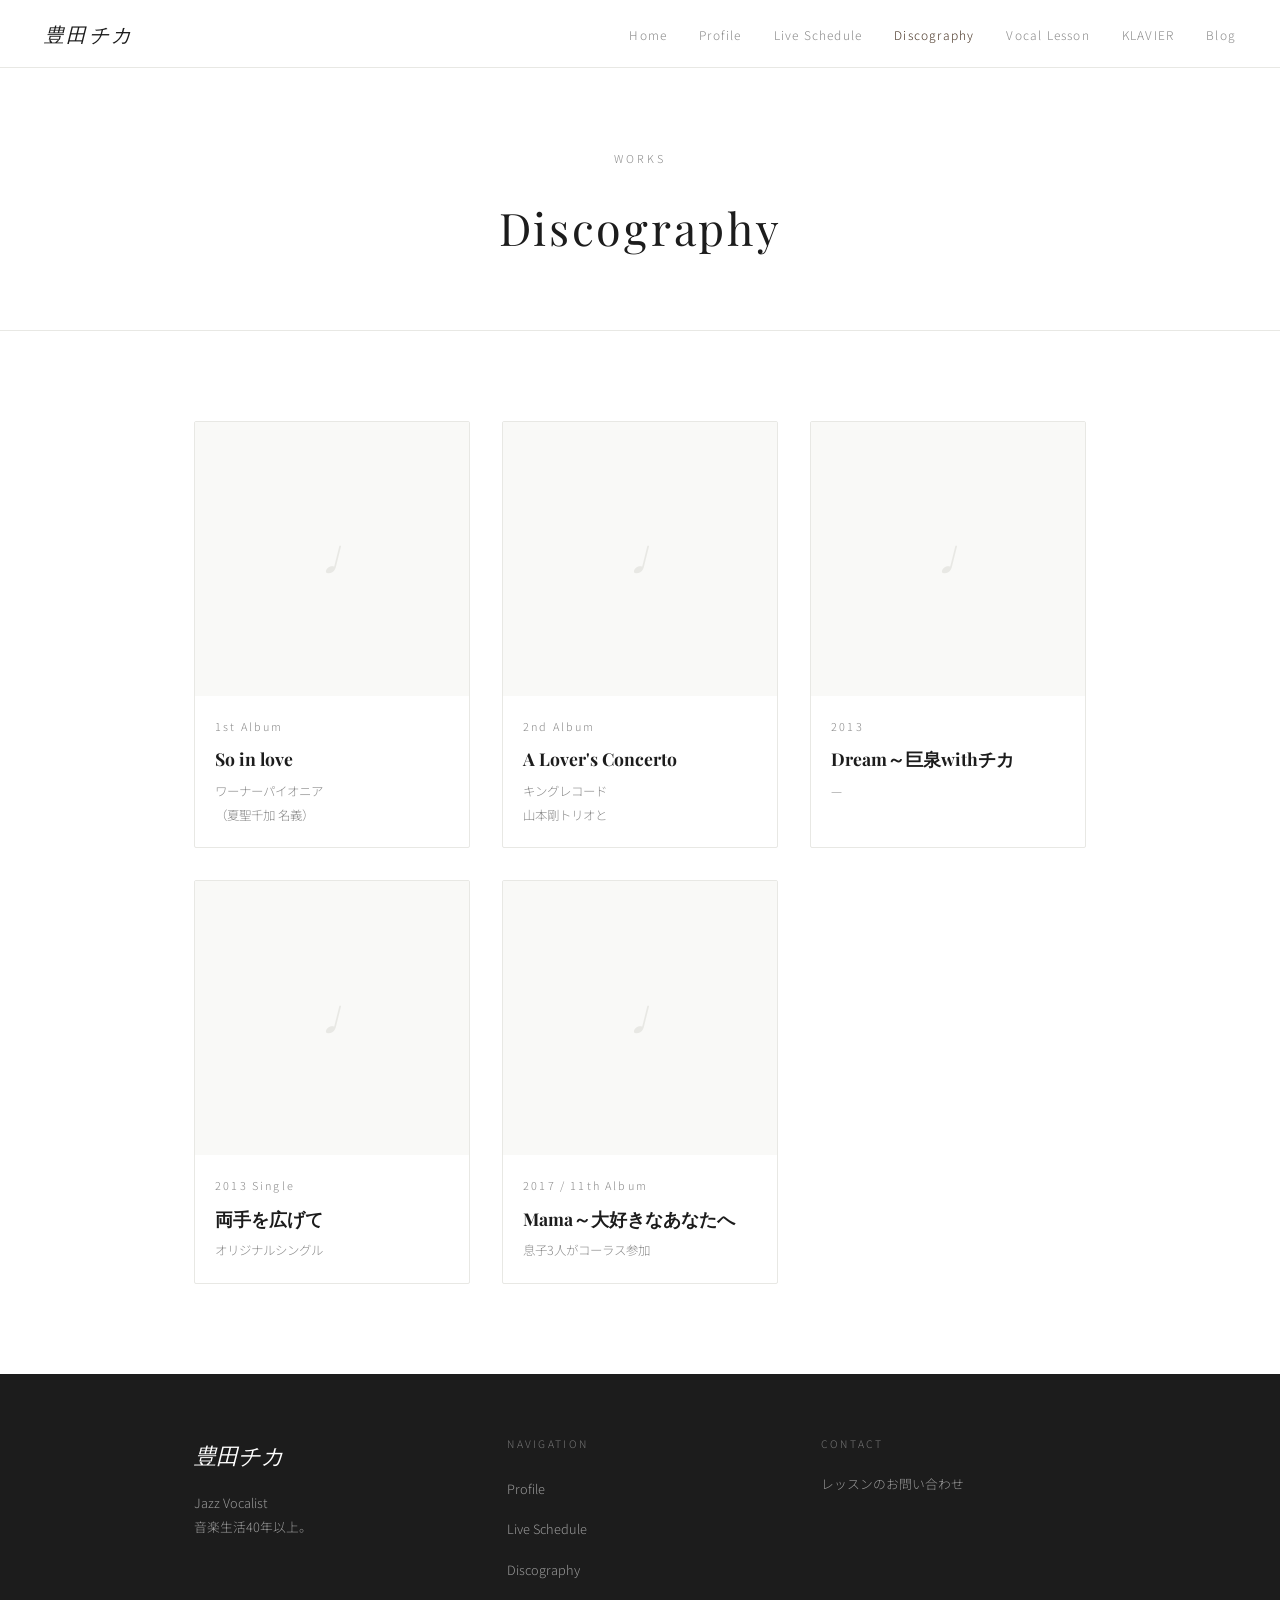
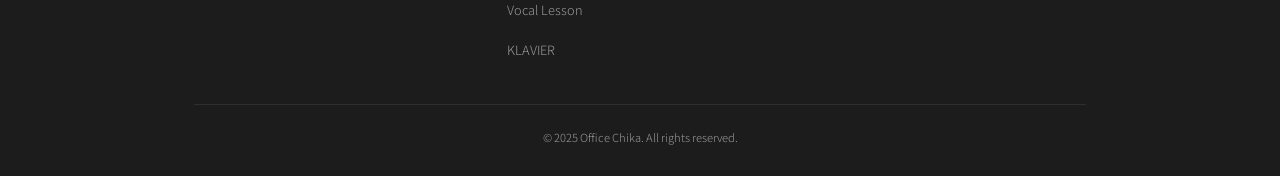
<file: files/chika/discography.html>
<!DOCTYPE html>
<html lang="ja">
<head>
  <meta charset="UTF-8">
  <meta name="google-site-verification" content="3axVeKE6WhtOXjwT8hjQMVr4iWvCKEYhU70NukK2Ugk">
  <meta name="viewport" content="width=device-width, initial-scale=1.0">
  <meta name="description" content="豊田チカ ディスコグラフィー。全リリース作品一覧。">
  <title>Discography | 豊田チカ</title>
  <link rel="stylesheet" href="css/style.css">
  <!-- Google Analytics -->
  <script async src="https://www.googletagmanager.com/gtag/js?id=G-T6R57ZZHMG"></script>
  <script>
    window.dataLayer = window.dataLayer || [];
    function gtag(){dataLayer.push(arguments);}
    gtag('js', new Date());
    gtag('config', 'G-T6R57ZZHMG');
  </script>
</head>
<body>

  <nav class="nav" role="navigation" aria-label="メインナビゲーション">
    <a href="index.html" class="nav-logo">豊田チカ</a>
    <button class="nav-hamburger" aria-label="メニューを開く" aria-expanded="false">
      <span></span><span></span><span></span>
    </button>
    <ul class="nav-links">
      <li><a href="index.html">Home</a></li>
      <li><a href="profile.html">Profile</a></li>
      <li><a href="live-schedule.html">Live Schedule</a></li>
      <li><a href="discography.html">Discography</a></li>
      <li><a href="vocal-lesson.html">Vocal Lesson</a></li>
      <li><a href="../klavier/index.html" target="_blank">KLAVIER</a></li>
      <li><a href="blog.html">Blog</a></li>
    </ul>
  </nav>

  <header class="page-header" role="banner">
    <div class="container">
      <p class="page-header-label">Works</p>
      <h1 class="page-header-title">Discography</h1>
    </div>
  </header>

  <!-- ============================================================
       ディスコグラフィー一覧
       grid-template-columns: repeat(auto-fill, minmax(240px, 1fr))
       →  画面幅に応じて自動的に列数が変わるグリッドレイアウト
       ============================================================ -->
  <section class="section" aria-label="作品一覧">
    <div class="container">
      <div class="discography-list">

        <!-- 各CDアイテム -->
        <!-- 実際のジャケット画像がある場合は disc-cover 内の img の
             コメントを外して src にパスを指定してください -->

        <article class="disc-item">
          <div class="disc-cover">
            <!-- <img src="images/disc-01.jpg" alt="So in love ジャケット"> -->
            ♩
          </div>
          <div class="disc-info">
            <p class="disc-year">1st Album</p>
            <h2 class="disc-title">So in love</h2>
            <p class="disc-label">ワーナーパイオニア<br>（夏聖千加 名義）</p>
          </div>
        </article>

        <article class="disc-item">
          <div class="disc-cover">♩</div>
          <div class="disc-info">
            <p class="disc-year">2nd Album</p>
            <h2 class="disc-title">A Lover's Concerto</h2>
            <p class="disc-label">キングレコード<br>山本剛トリオと</p>
          </div>
        </article>

        <article class="disc-item">
          <div class="disc-cover">♩</div>
          <div class="disc-info">
            <p class="disc-year">2013</p>
            <h2 class="disc-title">Dream～巨泉withチカ</h2>
            <p class="disc-label">—</p>
          </div>
        </article>

        <article class="disc-item">
          <div class="disc-cover">♩</div>
          <div class="disc-info">
            <p class="disc-year">2013 Single</p>
            <h2 class="disc-title">両手を広げて</h2>
            <p class="disc-label">オリジナルシングル</p>
          </div>
        </article>

        <article class="disc-item">
          <div class="disc-cover">♩</div>
          <div class="disc-info">
            <p class="disc-year">2017 / 11th Album</p>
            <h2 class="disc-title">Mama～大好きなあなたへ</h2>
            <p class="disc-label">息子3人がコーラス参加</p>
          </div>
        </article>

        <!-- ↓ CDを追加するときはこのブロックをコピーして増やす -->
        <!--
        <article class="disc-item">
          <div class="disc-cover">
            <img src="images/disc-XX.jpg" alt="タイトル ジャケット">
          </div>
          <div class="disc-info">
            <p class="disc-year">年 / 何枚目</p>
            <h2 class="disc-title">タイトル</h2>
            <p class="disc-label">レーベル名</p>
          </div>
        </article>
        -->

      </div>
    </div>
  </section>

  <!-- フッター -->
  <footer class="footer" role="contentinfo">
    <div class="container">
      <div class="footer-grid">
        <div>
          <p class="footer-logo">豊田チカ</p>
          <p class="footer-desc">Jazz Vocalist<br>音楽生活40年以上。</p>
        </div>
        <div>
          <p class="footer-heading">Navigation</p>
          <ul class="footer-links">
            <li><a href="profile.html">Profile</a></li>
            <li><a href="live-schedule.html">Live Schedule</a></li>
            <li><a href="discography.html">Discography</a></li>
            <li><a href="vocal-lesson.html">Vocal Lesson</a></li>
            <li><a href="../klavier/index.html" target="_blank">KLAVIER</a></li>
          </ul>
        </div>
        <div>
          <p class="footer-heading">Contact</p>
          <p class="footer-desc">
            <a href="vocal-lesson.html" style="color:inherit;">レッスンのお問い合わせ</a>
          </p>
        </div>
      </div>
      <div class="footer-bottom">
        <p>&copy; 2025 Office Chika. All rights reserved.</p>
      </div>
    </div>
  </footer>

  <script src="js/main.js"></script>
</body>
</html>
</file>
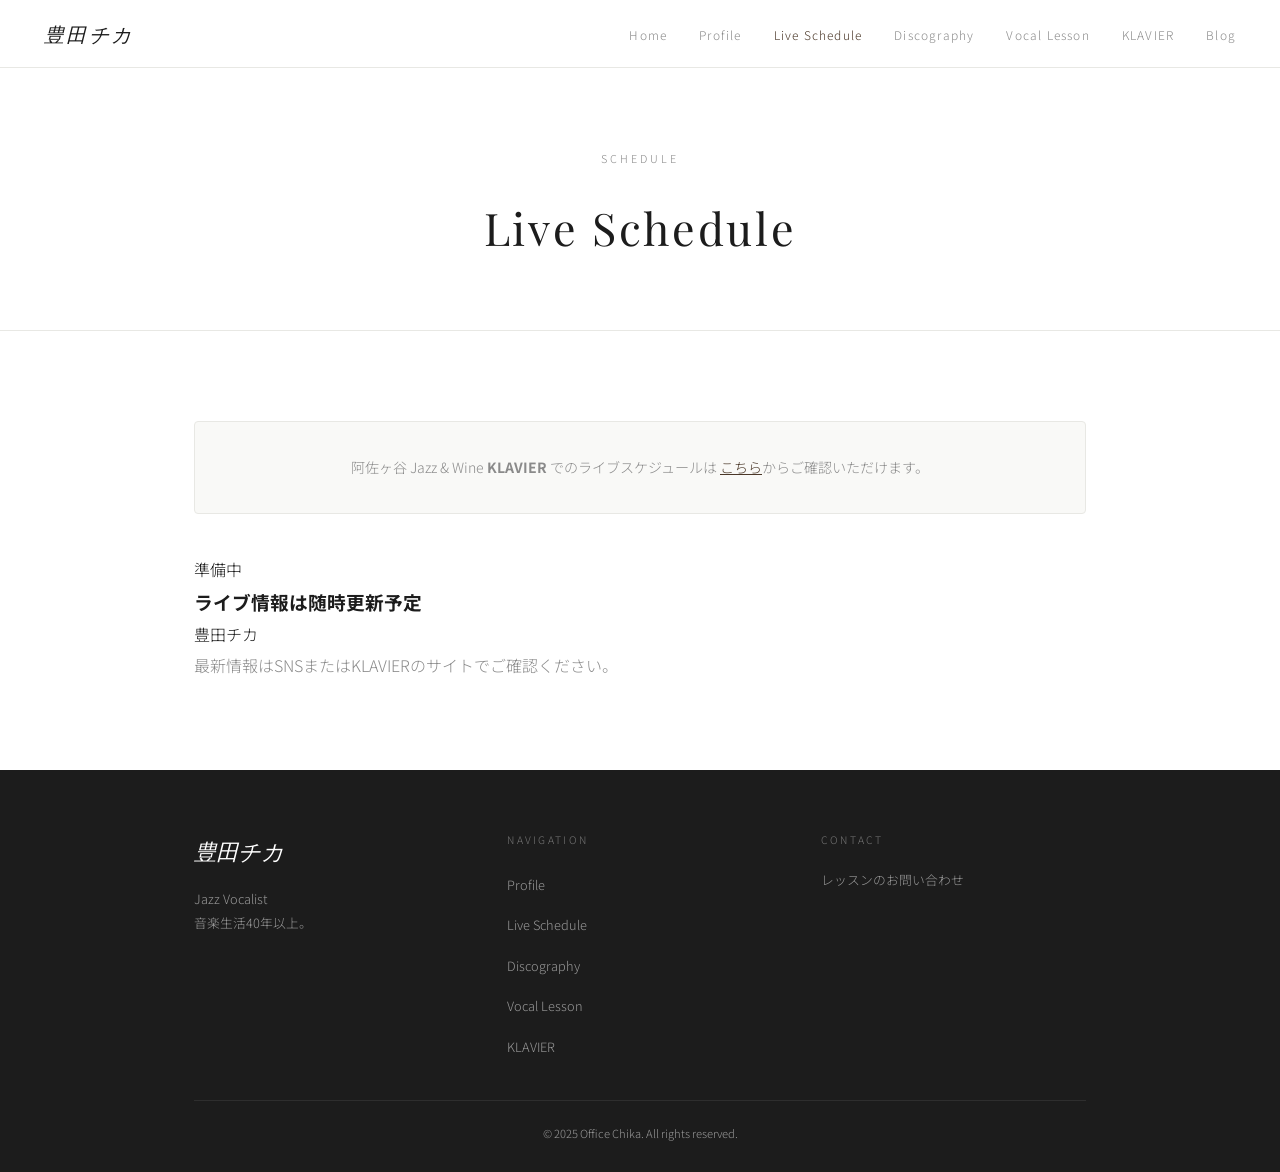
<file: files/chika/live-schedule.html>
<!DOCTYPE html>
<html lang="ja">
<head>
  <meta charset="UTF-8">
  <meta name="google-site-verification" content="3axVeKE6WhtOXjwT8hjQMVr4iWvCKEYhU70NukK2Ugk">
  <meta name="viewport" content="width=device-width, initial-scale=1.0">
  <meta name="description" content="豊田チカ ライブスケジュール。最新のライブ・コンサート情報。">
  <title>Live Schedule | 豊田チカ</title>
  <link rel="stylesheet" href="css/style.css">
  <!-- Google Analytics -->
  <script async src="https://www.googletagmanager.com/gtag/js?id=G-T6R57ZZHMG"></script>
  <script>
    window.dataLayer = window.dataLayer || [];
    function gtag(){dataLayer.push(arguments);}
    gtag('js', new Date());
    gtag('config', 'G-T6R57ZZHMG');
  </script>
</head>
<body>

  <nav class="nav" role="navigation" aria-label="メインナビゲーション">
    <a href="index.html" class="nav-logo">豊田チカ</a>
    <button class="nav-hamburger" aria-label="メニューを開く" aria-expanded="false">
      <span></span><span></span><span></span>
    </button>
    <ul class="nav-links">
      <li><a href="index.html">Home</a></li>
      <li><a href="profile.html">Profile</a></li>
      <li><a href="live-schedule.html">Live Schedule</a></li>
      <li><a href="discography.html">Discography</a></li>
      <li><a href="vocal-lesson.html">Vocal Lesson</a></li>
      <li><a href="../klavier/index.html" target="_blank">KLAVIER</a></li>
      <li><a href="blog.html">Blog</a></li>
    </ul>
  </nav>

  <header class="page-header" role="banner">
    <div class="container">
      <p class="page-header-label">Schedule</p>
      <h1 class="page-header-title">Live Schedule</h1>
    </div>
  </header>

  <section class="section" aria-label="ライブスケジュール">
    <div class="container">

      <!-- KLAVIERのイベントページへの誘導バナー -->
      <div class="live-note">
        阿佐ヶ谷 Jazz &amp; Wine <strong>KLAVIER</strong> でのライブスケジュールは
        <a href="../klavier/events.html">こちら</a>からご確認いただけます。
      </div>

      <!-- ライブ情報リスト -->
      <!-- ↓ 以下のアイテムを複製して増やしてください -->
      <div class="events-list" style="display: flex; flex-direction: column; gap: 24px;">

        <!-- ライブアイテムのサンプル（実際の情報に差し替えてください） -->
        <div class="event-list-item">
          <div class="event-list-date">
            <div class="event-list-date-text">準備中</div>
          </div>
          <div class="event-list-body">
            <h3 class="event-list-title">ライブ情報は随時更新予定</h3>
            <p class="event-list-artist">豊田チカ</p>
            <div class="event-list-meta">
              <span style="color:var(--color-text-muted)">
                最新情報はSNSまたはKLAVIERのサイトでご確認ください。
              </span>
            </div>
          </div>
        </div>

        <!-- ↓ ライブ情報を追加するときはこのブロックをコピーして使う -->
        <!--
        <div class="event-list-item">
          <div class="event-list-date">
            <div class="event-list-date-text">○月○日（曜）</div>
          </div>
          <div class="event-list-body">
            <h3 class="event-list-title">ライブタイトル</h3>
            <p class="event-list-artist">出演者・会場名</p>
            <div class="event-list-meta">
              <strong>時間</strong>開場時間 / 開演時間<br>
              <strong>料金</strong>料金<br>
              <strong>会場</strong>会場名・住所
            </div>
          </div>
        </div>
        -->

      </div>
    </div>
  </section>

  <!-- フッター -->
  <footer class="footer" role="contentinfo">
    <div class="container">
      <div class="footer-grid">
        <div>
          <p class="footer-logo">豊田チカ</p>
          <p class="footer-desc">Jazz Vocalist<br>音楽生活40年以上。</p>
        </div>
        <div>
          <p class="footer-heading">Navigation</p>
          <ul class="footer-links">
            <li><a href="profile.html">Profile</a></li>
            <li><a href="live-schedule.html">Live Schedule</a></li>
            <li><a href="discography.html">Discography</a></li>
            <li><a href="vocal-lesson.html">Vocal Lesson</a></li>
            <li><a href="../klavier/index.html" target="_blank">KLAVIER</a></li>
          </ul>
        </div>
        <div>
          <p class="footer-heading">Contact</p>
          <p class="footer-desc">
            <a href="vocal-lesson.html" style="color:inherit;">レッスンのお問い合わせ</a>
          </p>
        </div>
      </div>
      <div class="footer-bottom">
        <p>&copy; 2025 Office Chika. All rights reserved.</p>
      </div>
    </div>
  </footer>

  <script src="js/main.js"></script>
</body>
</html>
</file>
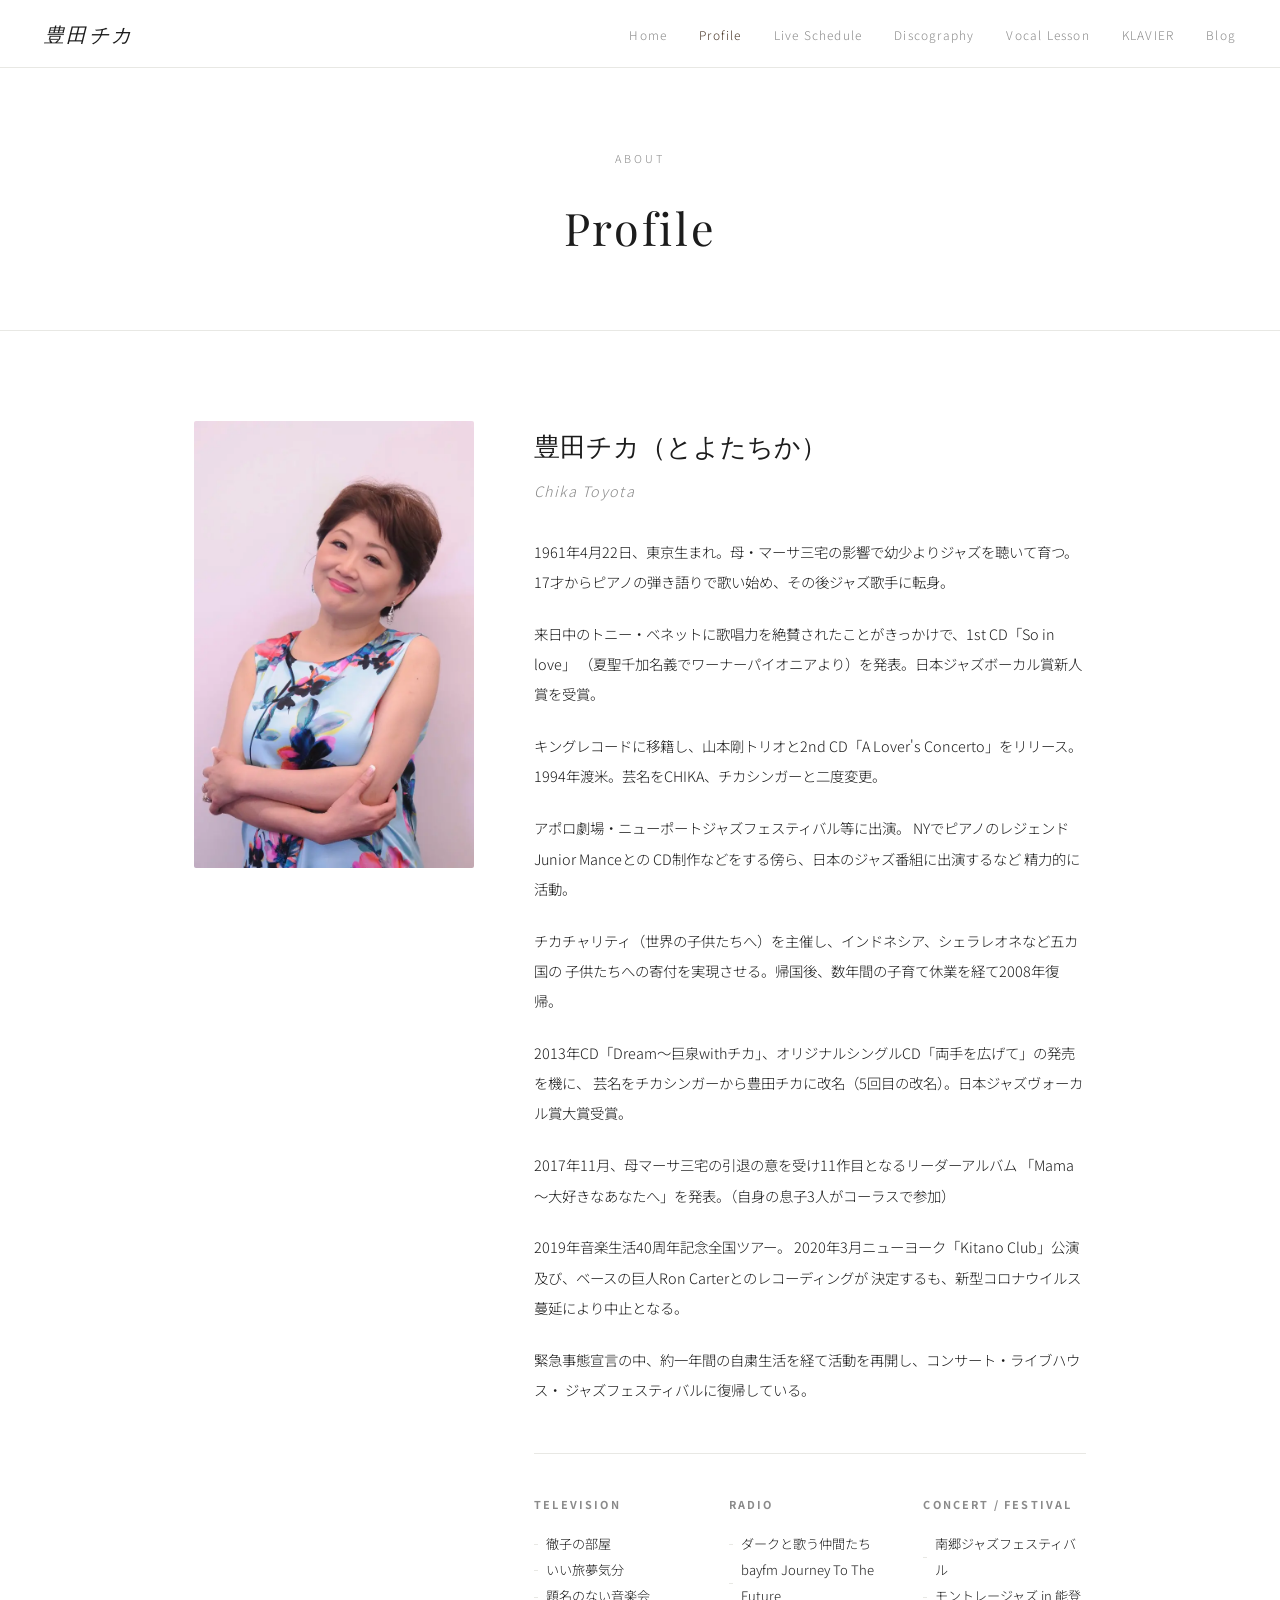
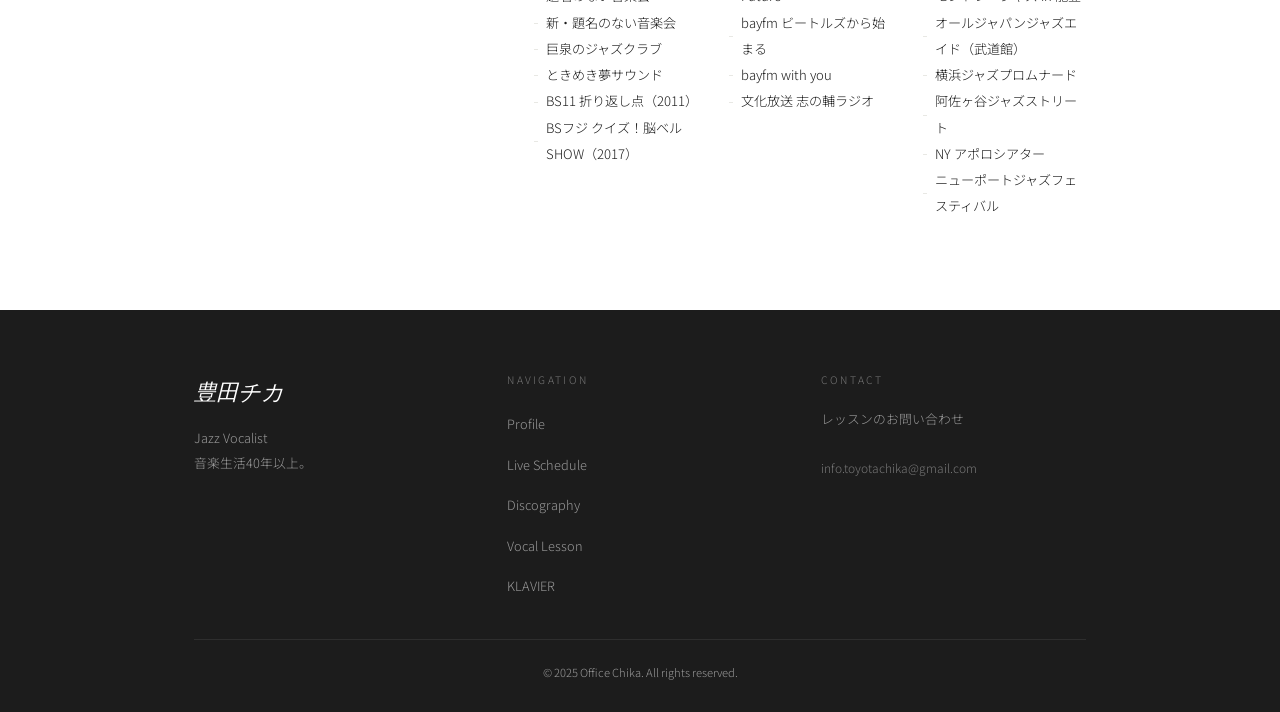
<file: files/chika/profile.html>
<!DOCTYPE html>
<html lang="ja">
<head>
  <meta charset="UTF-8">
  <meta name="google-site-verification" content="3axVeKE6WhtOXjwT8hjQMVr4iWvCKEYhU70NukK2Ugk">
  <meta name="viewport" content="width=device-width, initial-scale=1.0">
  <meta name="description" content="豊田チカ プロフィール。ジャズボーカリスト。日本ジャズヴォーカル賞大賞受賞。">
  <title>Profile | 豊田チカ</title>
  <link rel="stylesheet" href="css/style.css">
  <!-- Google Analytics -->
  <script async src="https://www.googletagmanager.com/gtag/js?id=G-T6R57ZZHMG"></script>
  <script>
    window.dataLayer = window.dataLayer || [];
    function gtag(){dataLayer.push(arguments);}
    gtag('js', new Date());
    gtag('config', 'G-T6R57ZZHMG');
  </script>
</head>
<body>

  <nav class="nav" role="navigation" aria-label="メインナビゲーション">
    <a href="index.html" class="nav-logo">豊田チカ</a>
    <button class="nav-hamburger" aria-label="メニューを開く" aria-expanded="false">
      <span></span><span></span><span></span>
    </button>
    <ul class="nav-links">
      <li><a href="index.html">Home</a></li>
      <li><a href="profile.html">Profile</a></li>
      <li><a href="live-schedule.html">Live Schedule</a></li>
      <li><a href="discography.html">Discography</a></li>
      <li><a href="vocal-lesson.html">Vocal Lesson</a></li>
      <li><a href="../klavier/index.html" target="_blank">KLAVIER</a></li>
      <li><a href="blog.html">Blog</a></li>
    </ul>
  </nav>

  <!-- ページヘッダー -->
  <header class="page-header" role="banner">
    <div class="container">
      <p class="page-header-label">About</p>
      <h1 class="page-header-title">Profile</h1>
    </div>
  </header>

  <!-- ============================================================
       プロフィール本文
       ============================================================ -->
  <section class="section" aria-label="プロフィール">
    <div class="container">
      <!-- 2カラムレイアウト（左:写真、右:テキスト） -->
      <div class="profile-content">

        <!-- 写真エリア（実際の写真はここのimgタグのsrcに指定） -->
        <!-- プロフィール写真
             sticky: スクロールしても写真が画面に残る
             aspect-ratio: 縦長の写真比率を維持 -->
        <div style="position:sticky; top:calc(var(--nav-height) + 24px);">
          <img
            src="images/chika-profile.webp"
            alt="豊田チカ"
            style="width:100%; border-radius:2px; display:block;"
          >
        </div>

        <!-- テキスト -->
        <div class="profile-text">
          <h2>豊田チカ（とよたちか）</h2>
          <span class="name-en">Chika Toyota</span>

          <p>
            1961年4月22日、東京生まれ。母・マーサ三宅の影響で幼少よりジャズを聴いて育つ。
            17才からピアノの弾き語りで歌い始め、その後ジャズ歌手に転身。
          </p>

          <p>
            来日中のトニー・ベネットに歌唱力を絶賛されたことがきっかけで、1st CD「So in love」
            （夏聖千加名義でワーナーパイオニアより）を発表。日本ジャズボーカル賞新人賞を受賞。
          </p>

          <p>
            キングレコードに移籍し、山本剛トリオと2nd CD「A Lover's Concerto」をリリース。
            1994年渡米。芸名をCHIKA、チカシンガーと二度変更。
          </p>

          <p>
            アポロ劇場・ニューポートジャズフェスティバル等に出演。
            NYでピアノのレジェンドJunior Manceとの CD制作などをする傍ら、日本のジャズ番組に出演するなど
            精力的に活動。
          </p>

          <p>
            チカチャリティ（世界の子供たちへ）を主催し、インドネシア、シェラレオネなど五カ国の
            子供たちへの寄付を実現させる。帰国後、数年間の子育て休業を経て2008年復帰。
          </p>

          <p>
            2013年CD「Dream～巨泉withチカ」、オリジナルシングルCD「両手を広げて」の発売を機に、
            芸名をチカシンガーから豊田チカに改名（5回目の改名）。日本ジャズヴォーカル賞大賞受賞。
          </p>

          <p>
            2017年11月、母マーサ三宅の引退の意を受け11作目となるリーダーアルバム
            「Mama～大好きなあなたへ」を発表。（自身の息子3人がコーラスで参加）
          </p>

          <p>
            2019年音楽生活40周年記念全国ツアー。
            2020年3月ニューヨーク「Kitano Club」公演及び、ベースの巨人Ron Carterとのレコーディングが
            決定するも、新型コロナウイルス蔓延により中止となる。
          </p>

          <p>
            緊急事態宣言の中、約一年間の自粛生活を経て活動を再開し、コンサート・ライブハウス・
            ジャズフェスティバルに復帰している。
          </p>

          <!-- 受賞歴・実績 -->
          <div class="credits-grid">
            <!-- テレビ出演 -->
            <div class="credits-col">
              <h4>Television</h4>
              <ul>
                <li>徹子の部屋</li>
                <li>いい旅夢気分</li>
                <li>題名のない音楽会</li>
                <li>新・題名のない音楽会</li>
                <li>巨泉のジャズクラブ</li>
                <li>ときめき夢サウンド</li>
                <li>BS11 折り返し点（2011）</li>
                <li>BSフジ クイズ！脳ベルSHOW（2017）</li>
              </ul>
            </div>

            <!-- ラジオ出演 -->
            <div class="credits-col">
              <h4>Radio</h4>
              <ul>
                <li>ダークと歌う仲間たち</li>
                <li>bayfm Journey To The Future</li>
                <li>bayfm ビートルズから始まる</li>
                <li>bayfm with you</li>
                <li>文化放送 志の輔ラジオ</li>
              </ul>
            </div>

            <!-- 主なコンサート -->
            <div class="credits-col">
              <h4>Concert / Festival</h4>
              <ul>
                <li>南郷ジャズフェスティバル</li>
                <li>モントレージャズ in 能登</li>
                <li>オールジャパンジャズエイド（武道館）</li>
                <li>横浜ジャズプロムナード</li>
                <li>阿佐ヶ谷ジャズストリート</li>
                <li>NY アポロシアター</li>
                <li>ニューポートジャズフェスティバル</li>
              </ul>
            </div>
          </div>

        </div>
      </div>
    </div>
  </section>

  <!-- フッター -->
  <footer class="footer" role="contentinfo">
    <div class="container">
      <div class="footer-grid">
        <div>
          <p class="footer-logo">豊田チカ</p>
          <p class="footer-desc">Jazz Vocalist<br>音楽生活40年以上。</p>
        </div>
        <div>
          <p class="footer-heading">Navigation</p>
          <ul class="footer-links">
            <li><a href="profile.html">Profile</a></li>
            <li><a href="live-schedule.html">Live Schedule</a></li>
            <li><a href="discography.html">Discography</a></li>
            <li><a href="vocal-lesson.html">Vocal Lesson</a></li>
            <li><a href="../klavier/index.html" target="_blank">KLAVIER</a></li>
          </ul>
        </div>
        <div>
          <p class="footer-heading">Contact</p>
          <p class="footer-desc">
            <a href="vocal-lesson.html" style="color:inherit;">レッスンのお問い合わせ</a><br><br>
            <a href="mailto:info.toyotachika@gmail.com" style="color:rgba(255,255,255,0.4); font-size:0.75rem;">
              info.toyotachika@gmail.com
            </a>
          </p>
        </div>
      </div>
      <div class="footer-bottom">
        <p>&copy; 2025 Office Chika. All rights reserved.</p>
      </div>
    </div>
  </footer>

  <script src="js/main.js"></script>
</body>
</html>
</file>
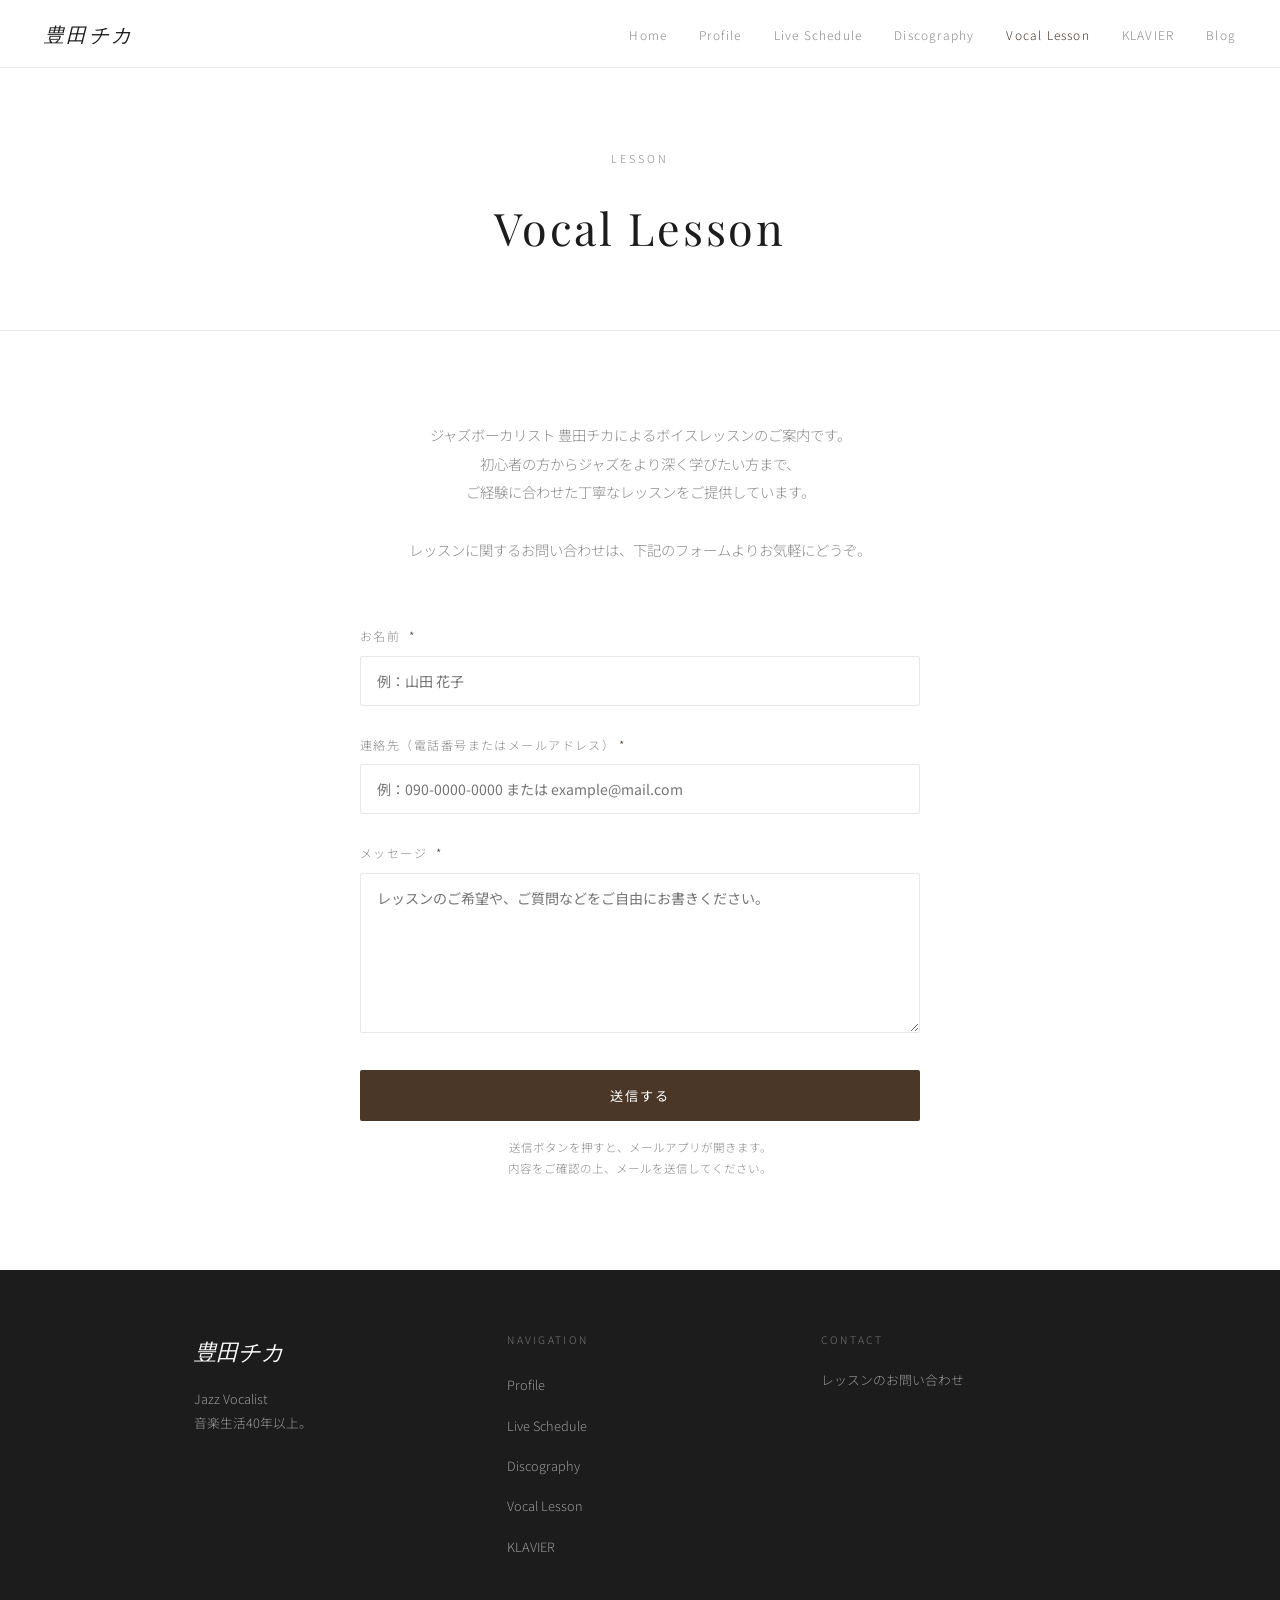
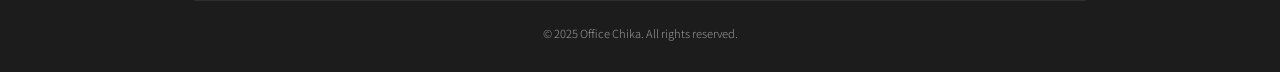
<file: files/chika/vocal-lesson.html>
<!DOCTYPE html>
<html lang="ja">
<head>
  <meta charset="UTF-8">
  <meta name="google-site-verification" content="3axVeKE6WhtOXjwT8hjQMVr4iWvCKEYhU70NukK2Ugk">
  <meta name="viewport" content="width=device-width, initial-scale=1.0">
  <meta name="description" content="豊田チカ ボイスレッスン。ジャズボーカリスト豊田チカへのレッスンお問い合わせフォーム。">
  <title>Vocal Lesson | 豊田チカ</title>
  <link rel="stylesheet" href="css/style.css">
  <!-- Google Analytics -->
  <script async src="https://www.googletagmanager.com/gtag/js?id=G-T6R57ZZHMG"></script>
  <script>
    window.dataLayer = window.dataLayer || [];
    function gtag(){dataLayer.push(arguments);}
    gtag('js', new Date());
    gtag('config', 'G-T6R57ZZHMG');
  </script>
</head>
<body>

  <nav class="nav" role="navigation" aria-label="メインナビゲーション">
    <a href="index.html" class="nav-logo">豊田チカ</a>
    <button class="nav-hamburger" aria-label="メニューを開く" aria-expanded="false">
      <span></span><span></span><span></span>
    </button>
    <ul class="nav-links">
      <li><a href="index.html">Home</a></li>
      <li><a href="profile.html">Profile</a></li>
      <li><a href="live-schedule.html">Live Schedule</a></li>
      <li><a href="discography.html">Discography</a></li>
      <li><a href="vocal-lesson.html">Vocal Lesson</a></li>
      <li><a href="../klavier/index.html" target="_blank">KLAVIER</a></li>
      <li><a href="blog.html">Blog</a></li>
    </ul>
  </nav>

  <!-- ページヘッダー -->
  <header class="page-header" role="banner">
    <div class="container">
      <p class="page-header-label">Lesson</p>
      <h1 class="page-header-title">Vocal Lesson</h1>
    </div>
  </header>

  <!-- ============================================================
       レッスン紹介セクション
       ============================================================ -->
  <section class="section" aria-label="ボイスレッスンについて">
    <div class="container">

      <!-- レッスンの説明 -->
      <div class="lesson-intro">
        <p>
          ジャズボーカリスト 豊田チカによるボイスレッスンのご案内です。<br>
          初心者の方からジャズをより深く学びたい方まで、<br>
          ご経験に合わせた丁寧なレッスンをご提供しています。<br><br>
          レッスンに関するお問い合わせは、下記のフォームよりお気軽にどうぞ。
        </p>
      </div>

      <!-- ============================================================
           お問い合わせフォーム
           【仕組み】入力された内容をmailto:リンクでGmailに送信する。
                     JavaScriptが main.js で送信処理を行っている。
           ============================================================ -->
      <!-- id="contact-form" でJavaScriptから参照 -->
      <form id="contact-form" class="contact-form" novalidate>
        <!-- novalidate: ブラウザのデフォルトバリデーションを無効化し、JS側で制御する -->

        <!-- お名前 -->
        <div class="form-group">
          <!-- label と input を for/id で紐付けることで
               ラベルをクリックしても入力欄にフォーカスが当たる -->
          <label class="form-label" for="form-name">
            お名前 <span class="required">*</span>
          </label>
          <input
            type="text"
            id="form-name"
            class="form-input"
            placeholder="例：山田 花子"
            autocomplete="name"
            required
          >
        </div>

        <!-- 連絡先（電話番号またはメールアドレス） -->
        <div class="form-group">
          <label class="form-label" for="form-contact">
            連絡先（電話番号またはメールアドレス）<span class="required">*</span>
          </label>
          <input
            type="text"
            id="form-contact"
            class="form-input"
            placeholder="例：090-0000-0000 または example@mail.com"
            autocomplete="email"
            required
          >
        </div>

        <!-- メッセージ -->
        <div class="form-group">
          <label class="form-label" for="form-message">
            メッセージ <span class="required">*</span>
          </label>
          <textarea
            id="form-message"
            class="form-textarea"
            placeholder="レッスンのご希望や、ご質問などをご自由にお書きください。"
            required
          ></textarea>
        </div>

        <!-- 送信ボタン -->
        <!-- id="submit-btn" でJavaScriptから参照（送信後に無効化するため） -->
        <button type="submit" id="submit-btn" class="btn-submit">
          送信する
        </button>

        <!-- 注意書き -->
        <p style="text-align:center; margin-top: 16px; font-size: 0.72rem; color: var(--color-text-muted);">
          送信ボタンを押すと、メールアプリが開きます。<br>
          内容をご確認の上、メールを送信してください。
        </p>
      </form>

      <!-- ============================================================
           送信完了メッセージ
           【役割】フォーム送信後に main.js がここを表示する。
                   デフォルトは display:none で非表示。
           ============================================================ -->
      <div id="form-success" class="form-success contact-form" role="alert">
        <h3>ありがとうございます</h3>
        <p>
          メールアプリが開きましたら、<br>
          内容をご確認の上、送信をお願いします。<br><br>
          <a href="index.html" style="color: var(--color-accent);">トップページへ戻る</a>
        </p>
      </div>

    </div>
  </section>

  <!-- フッター -->
  <footer class="footer" role="contentinfo">
    <div class="container">
      <div class="footer-grid">
        <div>
          <p class="footer-logo">豊田チカ</p>
          <p class="footer-desc">Jazz Vocalist<br>音楽生活40年以上。</p>
        </div>
        <div>
          <p class="footer-heading">Navigation</p>
          <ul class="footer-links">
            <li><a href="profile.html">Profile</a></li>
            <li><a href="live-schedule.html">Live Schedule</a></li>
            <li><a href="discography.html">Discography</a></li>
            <li><a href="vocal-lesson.html">Vocal Lesson</a></li>
            <li><a href="../klavier/index.html" target="_blank">KLAVIER</a></li>
          </ul>
        </div>
        <div>
          <p class="footer-heading">Contact</p>
          <p class="footer-desc">
            <a href="vocal-lesson.html" style="color:inherit;">レッスンのお問い合わせ</a>
          </p>
        </div>
      </div>
      <div class="footer-bottom">
        <p>&copy; 2025 Office Chika. All rights reserved.</p>
      </div>
    </div>
  </footer>

  <script src="js/main.js"></script>
</body>
</html>
</file>
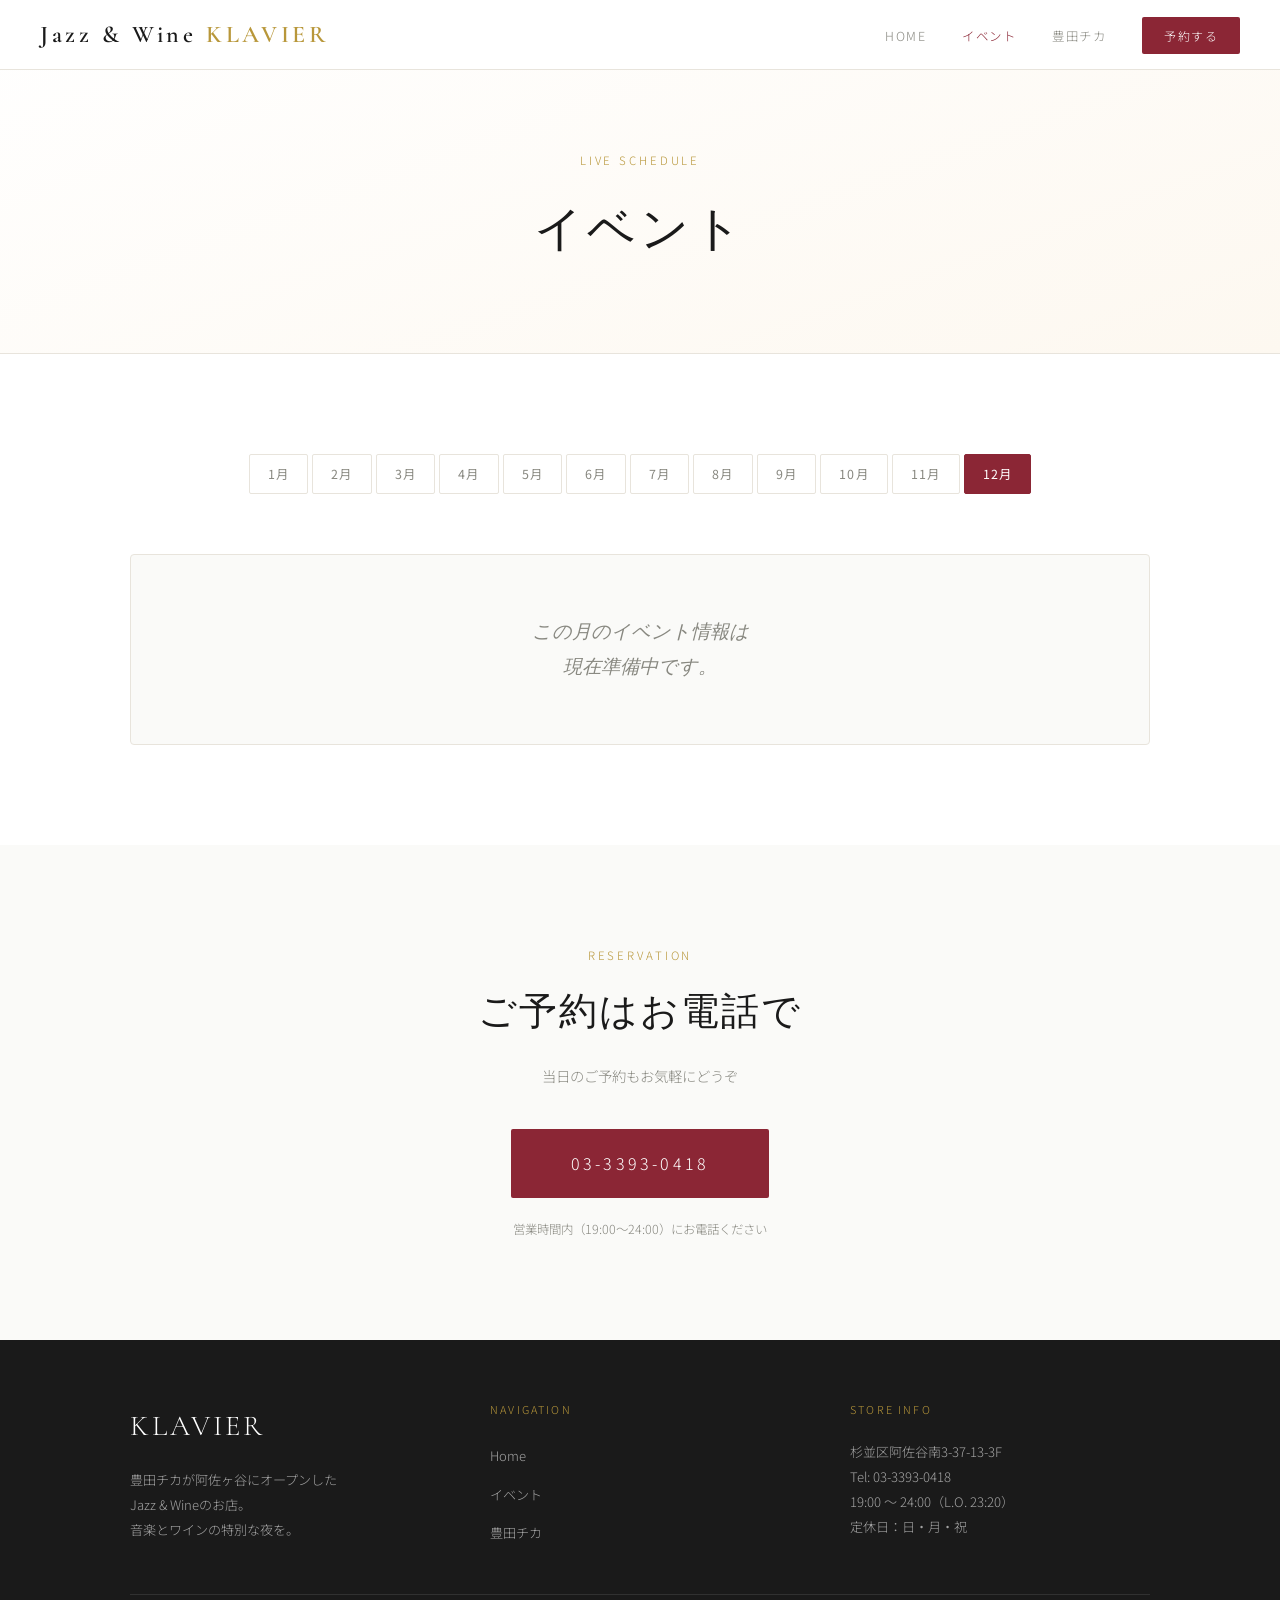
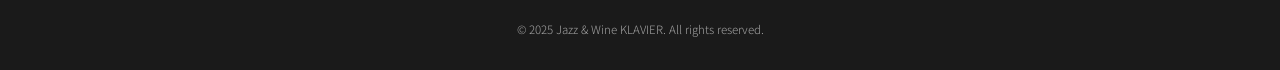
<file: files/klavier/events.html>
<!DOCTYPE html>
<html lang="ja">
<head>
  <meta charset="UTF-8">
  <meta name="google-site-verification" content="3axVeKE6WhtOXjwT8hjQMVr4iWvCKEYhU70NukK2Ugk">
  <meta name="viewport" content="width=device-width, initial-scale=1.0">
  <meta name="description" content="Jazz & Wine KLAVIER イベント・ライブスケジュール。阿佐ヶ谷のジャズバーKLAVIERの月別ライブ情報。">
  <title>イベント | Jazz & Wine KLAVIER クラヴィエール</title>
  <link rel="stylesheet" href="css/style.css">
  <!-- Google Analytics -->
  <script async src="https://www.googletagmanager.com/gtag/js?id=G-T6R57ZZHMG"></script>
  <script>
    window.dataLayer = window.dataLayer || [];
    function gtag(){dataLayer.push(arguments);}
    gtag('js', new Date());
    gtag('config', 'G-T6R57ZZHMG');
  </script>
</head>
<body>

  <!-- ナビゲーション（index.html と同じ） -->
  <nav class="nav" role="navigation" aria-label="メインナビゲーション">
    <a href="index.html" class="nav-logo">
      Jazz &amp; Wine <span>KLAVIER</span>
    </a>
    <button class="nav-hamburger" aria-label="メニューを開く">
      <span></span><span></span><span></span>
    </button>
    <ul class="nav-links">
      <li><a href="index.html">Home</a></li>
      <!-- ↓ 現在のページは文字色を変えて「今ここ」とわかるようにする -->
      <li><a href="events.html" style="color: var(--color-accent);">イベント</a></li>
      <li><a href="../chika/index.html">豊田チカ</a></li>
      <li><a href="tel:0333930418" class="nav-cta">予約する</a></li>
    </ul>
  </nav>

  <!-- ============================================================
       ページヘッダー
       イベントページの上部に表示するタイトルエリア
       ============================================================ -->
  <header class="page-header" role="banner">
    <div class="container">
      <p class="page-header-label">Live Schedule</p>
      <h1 class="page-header-title">イベント</h1>
    </div>
  </header>

  <!-- ============================================================
       イベントリストセクション
       ============================================================ -->
  <section class="section" aria-label="イベントスケジュール">
    <div class="container">

      <!-- 月選択タブ
           【役割】main.js の initEventTabs() がここに
                   1月〜12月のボタンを自動生成する。
           id="month-tabs" がJSから参照するための識別子 -->
      <div id="month-tabs" class="month-tabs" role="tablist" aria-label="月を選択"></div>

      <!-- イベント一覧
           【役割】タブ選択時に main.js の renderEvents() が
                   ここにイベントカードを自動生成する。
           id="events-list" がJSから参照するための識別子 -->
      <div id="events-list" class="events-list" aria-live="polite">
        <!-- JavaScriptが有効な場合、ここはJSが自動で埋める -->
        <!-- ↓ JSが無効な環境向けのフォールバックメッセージ -->
        <noscript>
          <p style="text-align:center; padding: 40px;">
            JavaScriptを有効にしてください。
          </p>
        </noscript>
      </div>

    </div>
  </section>

  <!-- ============================================================
       予約促進バナー
       イベントを見た後、自然に予約に誘導する
       ============================================================ -->
  <section class="section section-alt" aria-label="予約案内">
    <div class="container" style="text-align: center;">
      <span class="section-label">Reservation</span>
      <h2 class="section-title" style="margin-bottom: 16px;">ご予約はお電話で</h2>
      <p style="color: var(--color-text-muted); margin-bottom: 40px; font-size: 0.9rem;">
        当日のご予約もお気軽にどうぞ
      </p>
      <!-- 大きな電話番号リンク（予約を促すデザイン） -->
      <a href="tel:0333930418" class="btn-primary" style="font-size: 1rem; padding: 20px 60px; letter-spacing: 0.2em;">
        03-3393-0418
      </a>
      <p style="margin-top: 20px; font-size: 0.78rem; color: var(--color-text-muted);">
        営業時間内（19:00〜24:00）にお電話ください
      </p>
    </div>
  </section>

  <!-- フッター -->
  <footer class="footer" role="contentinfo">
    <div class="container">
      <div class="footer-grid">
        <div>
          <p class="footer-logo">KLAVIER</p>
          <p class="footer-desc">
            豊田チカが阿佐ヶ谷にオープンした<br>
            Jazz &amp; Wineのお店。<br>
            音楽とワインの特別な夜を。
          </p>
        </div>
        <div>
          <p class="footer-heading">Navigation</p>
          <ul class="footer-links">
            <li><a href="index.html">Home</a></li>
            <li><a href="events.html">イベント</a></li>
            <li><a href="../chika/index.html">豊田チカ</a></li>
          </ul>
        </div>
        <div>
          <p class="footer-heading">Store Info</p>
          <p class="footer-desc">
            杉並区阿佐谷南3-37-13-3F<br>
            Tel: <a href="tel:0333930418" style="color:inherit;">03-3393-0418</a><br>
            19:00 〜 24:00（L.O. 23:20）<br>
            定休日：日・月・祝
          </p>
        </div>
      </div>
      <div class="footer-bottom">
        <p>&copy; 2025 Jazz &amp; Wine KLAVIER. All rights reserved.</p>
      </div>
    </div>
  </footer>

  <!-- JS読み込み（events.js を先に読む） -->
  <script src="js/events.js"></script>
  <script src="js/main.js"></script>

</body>
</html>
</file>
<file: files/chika/css/style.css>
/* ============================================================
   style.css — 豊田チカサイト 共通スタイル
   【役割】シンプルで上品な白ベースのデザイン。
           ジャズボーカリストとしての品格を表現する。
   ============================================================ */

/* ── Google Fonts 読み込み ──
   Playfair Display: 優雅な見出し用セリフ体（KLAVIERより女性的な印象）
   Noto Sans JP: 日本語テキスト用
   ── */
@import url('https://fonts.googleapis.com/css2?family=Playfair+Display:ital,wght@0,400;0,500;1,400;1,500&family=Noto+Sans+JP:wght@300;400;500&display=swap');

/* ── CSS変数（カラーパレット）──
   白・グレー・黒を中心にしたシンプルな配色 */
:root {
  --color-bg: #ffffff;
  --color-bg-soft: #f9f9f7;
  --color-text: #1c1c1c;
  --color-text-muted: #8a8a8a;
  --color-accent: #4a3728;      /* 深みのあるダークブラウン（温かみがありつつ上品） */
  --color-accent-light: #7a6050;
  --color-border: #e8e8e4;
  --color-nav-bg: rgba(255,255,255,0.96);

  --font-display: 'Playfair Display', 'Georgia', serif;
  --font-body: 'Noto Sans JP', sans-serif;

  --max-width: 980px;
  --nav-height: 68px;
  --transition: 0.3s ease;
}

/* ── リセット ── */
*, *::before, *::after {
  box-sizing: border-box;
  margin: 0;
  padding: 0;
}

html { scroll-behavior: smooth; }

body {
  font-family: var(--font-body);
  background: var(--color-bg);
  color: var(--color-text);
  line-height: 1.9;
  font-weight: 300;
}

img { max-width: 100%; height: auto; display: block; }
a { color: inherit; text-decoration: none; }

/* ============================================================
   ナビゲーション
   ============================================================ */
.nav {
  position: fixed;
  top: 0; left: 0; right: 0;
  height: var(--nav-height);
  background: var(--color-nav-bg);
  backdrop-filter: blur(8px);
  border-bottom: 1px solid var(--color-border);
  z-index: 1000;
  display: flex;
  align-items: center;
  justify-content: space-between;
  padding: 0 44px;
  transition: box-shadow var(--transition);
}

.nav.scrolled {
  box-shadow: 0 2px 16px rgba(0,0,0,0.06);
}

.nav-logo {
  font-family: var(--font-display);
  font-size: 1.25rem;
  letter-spacing: 0.12em;
  color: var(--color-text);
  font-style: italic;
}

.nav-links {
  display: flex;
  align-items: center;
  gap: 32px;
  list-style: none;
}

.nav-links a {
  font-size: 0.75rem;
  letter-spacing: 0.1em;
  color: var(--color-text-muted);
  transition: color var(--transition);
  position: relative;
}

.nav-links a::after {
  content: '';
  position: absolute;
  bottom: -3px;
  left: 0;
  width: 0;
  height: 1px;
  background: var(--color-accent);
  transition: width var(--transition);
}

.nav-links a:hover { color: var(--color-text); }
.nav-links a:hover::after { width: 100%; }

/* 現在ページのリンクを強調 */
.nav-links a.current {
  color: var(--color-accent);
}

.nav-hamburger {
  display: none;
  flex-direction: column;
  gap: 5px;
  cursor: pointer;
  background: none;
  border: none;
  padding: 4px;
}

.nav-hamburger span {
  width: 22px;
  height: 1.5px;
  background: var(--color-text);
  display: block;
  transition: var(--transition);
}

/* ============================================================
   共通レイアウト
   ============================================================ */
.container {
  max-width: var(--max-width);
  margin: 0 auto;
  padding: 0 44px;
}

.section { padding: 90px 0; }
.section-alt { background: var(--color-bg-soft); }

.section-header {
  text-align: center;
  margin-bottom: 56px;
}

.section-label {
  font-size: 0.68rem;
  letter-spacing: 0.28em;
  text-transform: uppercase;
  color: var(--color-text-muted);
  display: block;
  margin-bottom: 12px;
}

.section-title {
  font-family: var(--font-display);
  font-size: 2.2rem;
  font-weight: 400;
  letter-spacing: 0.04em;
  color: var(--color-text);
}

/* ============================================================
   ヒーロー（ホームページ）
   ============================================================ */
.hero {
  min-height: 100vh;
  padding-top: var(--nav-height);
  display: flex;
  align-items: center;
  justify-content: center;
  text-align: center;
  background: #fff;
  position: relative;
}

/* 薄い縦線のテクスチャ（シンプルさの中に繊細さ） */
.hero::before {
  content: '';
  position: absolute;
  inset: 0;
  background-image: repeating-linear-gradient(
    90deg,
    transparent,
    transparent 80px,
    rgba(0,0,0,0.015) 80px,
    rgba(0,0,0,0.015) 81px
  );
  pointer-events: none;
}

.hero-inner {
  position: relative;
  z-index: 1;
}

.hero-eyebrow {
  font-size: 0.7rem;
  letter-spacing: 0.3em;
  text-transform: uppercase;
  color: var(--color-text-muted);
  margin-bottom: 24px;
  animation: fadeUp 0.8s ease both;
}

.hero-name-jp {
  font-family: var(--font-display);
  font-size: clamp(3.5rem, 9vw, 6.5rem);
  font-weight: 400;
  letter-spacing: 0.2em;
  line-height: 1;
  animation: fadeUp 0.8s 0.1s ease both;
}

.hero-name-en {
  font-family: var(--font-display);
  font-size: 1rem;
  font-style: italic;
  font-weight: 400;
  letter-spacing: 0.25em;
  color: var(--color-text-muted);
  margin: 16px 0 48px;
  animation: fadeUp 0.8s 0.2s ease both;
}

.hero-tagline {
  font-size: 0.82rem;
  letter-spacing: 0.12em;
  color: var(--color-text-muted);
  margin-bottom: 48px;
  animation: fadeUp 0.8s 0.3s ease both;
}

.hero-nav {
  display: flex;
  gap: 20px;
  justify-content: center;
  flex-wrap: wrap;
  animation: fadeUp 0.8s 0.4s ease both;
}

/* テキストリンクボタン（シンプル・上品） */
.hero-nav-link {
  font-size: 0.75rem;
  letter-spacing: 0.15em;
  text-transform: uppercase;
  color: var(--color-text-muted);
  border-bottom: 1px solid var(--color-border);
  padding-bottom: 4px;
  transition: color var(--transition), border-color var(--transition);
}

.hero-nav-link:hover {
  color: var(--color-accent);
  border-color: var(--color-accent);
}

/* ============================================================
   プロフィールページ
   ============================================================ */
.page-header {
  padding: calc(var(--nav-height) + 80px) 0 60px;
  text-align: center;
  border-bottom: 1px solid var(--color-border);
}

.page-header-label {
  font-size: 0.68rem;
  letter-spacing: 0.28em;
  text-transform: uppercase;
  color: var(--color-text-muted);
  margin-bottom: 16px;
}

.page-header-title {
  font-family: var(--font-display);
  font-size: 2.8rem;
  font-weight: 400;
  letter-spacing: 0.06em;
}

/* プロフィール本文レイアウト */
.profile-content {
  display: grid;
  grid-template-columns: 280px 1fr; /* 左:写真エリア、右:テキスト */
  gap: 60px;
  align-items: start;
}

.profile-image-placeholder {
  background: var(--color-bg-soft);
  border: 1px solid var(--color-border);
  aspect-ratio: 3/4; /* 縦長の写真比率 */
  display: flex;
  align-items: center;
  justify-content: center;
  font-size: 0.72rem;
  letter-spacing: 0.1em;
  color: var(--color-text-muted);
  position: sticky; /* スクロールしても写真が画面に残る */
  top: calc(var(--nav-height) + 24px);
}

.profile-image-placeholder img {
  width: 100%;
  height: 100%;
  object-fit: cover;
}

.profile-text h2 {
  font-family: var(--font-display);
  font-size: 1.6rem;
  font-weight: 400;
  margin-bottom: 8px;
}

.profile-text .name-en {
  font-style: italic;
  color: var(--color-text-muted);
  font-size: 0.9rem;
  letter-spacing: 0.1em;
  margin-bottom: 32px;
  display: block;
}

/* プロフィール本文の段落 */
.profile-text p {
  font-size: 0.9rem;
  line-height: 2.1;
  margin-bottom: 1.5em;
  color: var(--color-text);
}

/* TV・ラジオ・コンサート実績 */
.credits-grid {
  display: grid;
  grid-template-columns: repeat(3, 1fr);
  gap: 32px;
  margin-top: 48px;
  padding-top: 40px;
  border-top: 1px solid var(--color-border);
}

.credits-col h4 {
  font-size: 0.68rem;
  letter-spacing: 0.2em;
  text-transform: uppercase;
  color: var(--color-text-muted);
  margin-bottom: 16px;
}

.credits-col ul {
  list-style: none;
}

.credits-col ul li {
  font-size: 0.82rem;
  line-height: 2;
  color: var(--color-text);
  padding-left: 12px;
  position: relative;
}

/* 箇条書きの代わりに細い縦線 */
.credits-col ul li::before {
  content: '';
  position: absolute;
  left: 0;
  top: 50%;
  width: 4px;
  height: 1px;
  background: var(--color-border);
}

/* ============================================================
   Vocal Lessonページ
   ============================================================ */
.lesson-intro {
  max-width: 620px;
  margin: 0 auto 60px;
  text-align: center;
}

.lesson-intro p {
  font-size: 0.9rem;
  line-height: 2;
  color: var(--color-text-muted);
}

/* お問い合わせフォーム */
.contact-form {
  max-width: 560px;
  margin: 0 auto;
}

/* フォームの各項目 */
.form-group {
  margin-bottom: 28px;
}

.form-label {
  display: block;
  font-size: 0.75rem;
  letter-spacing: 0.12em;
  color: var(--color-text-muted);
  margin-bottom: 8px;
}

/* 必須マーク */
.form-label .required {
  color: var(--color-accent);
  margin-left: 4px;
}

/* テキスト入力・セレクトの共通スタイル */
.form-input,
.form-textarea {
  width: 100%;
  padding: 14px 16px;
  font-family: var(--font-body);
  font-size: 0.88rem;
  color: var(--color-text);
  background: var(--color-bg);
  border: 1px solid var(--color-border);
  border-radius: 2px;
  outline: none;
  transition: border-color var(--transition);
  -webkit-appearance: none; /* ブラウザデフォルトスタイルをリセット */
}

/* フォーカス時に下線をアクセントカラーに */
.form-input:focus,
.form-textarea:focus {
  border-color: var(--color-accent);
}

.form-textarea {
  resize: vertical; /* 縦方向のリサイズのみ許可 */
  min-height: 160px;
}

/* 送信ボタン */
.btn-submit {
  width: 100%;
  padding: 16px;
  background: var(--color-accent);
  color: #fff;
  border: none;
  border-radius: 2px;
  font-family: var(--font-body);
  font-size: 0.82rem;
  letter-spacing: 0.15em;
  cursor: pointer;
  transition: background var(--transition);
}

.btn-submit:hover {
  background: var(--color-accent-light);
}

.btn-submit:disabled {
  opacity: 0.6;
  cursor: not-allowed;
}

/* 送信完了メッセージ */
.form-success {
  display: none; /* 送信完了後にJSで表示 */
  text-align: center;
  padding: 48px;
  background: var(--color-bg-soft);
  border: 1px solid var(--color-border);
  border-radius: 4px;
}

.form-success h3 {
  font-family: var(--font-display);
  font-size: 1.6rem;
  margin-bottom: 16px;
}

.form-success p {
  color: var(--color-text-muted);
  font-size: 0.88rem;
}

/* ============================================================
   Discographyページ
   ============================================================ */
.discography-list {
  display: grid;
  grid-template-columns: repeat(auto-fill, minmax(240px, 1fr)); /* 柔軟な列数 */
  gap: 32px;
}

.disc-item {
  border: 1px solid var(--color-border);
  border-radius: 2px;
  overflow: hidden;
  transition: box-shadow var(--transition);
}

.disc-item:hover {
  box-shadow: 0 6px 24px rgba(0,0,0,0.07);
}

.disc-cover {
  aspect-ratio: 1; /* 正方形（CDジャケット比率） */
  background: var(--color-bg-soft);
  display: flex;
  align-items: center;
  justify-content: center;
  font-family: var(--font-display);
  font-size: 2rem;
  color: var(--color-border);
  font-style: italic;
}

.disc-cover img {
  width: 100%;
  height: 100%;
  object-fit: cover;
}

.disc-info {
  padding: 20px;
}

.disc-year {
  font-size: 0.68rem;
  letter-spacing: 0.2em;
  color: var(--color-text-muted);
  margin-bottom: 6px;
}

.disc-title {
  font-family: var(--font-display);
  font-size: 1.1rem;
  margin-bottom: 4px;
}

.disc-label {
  font-size: 0.78rem;
  color: var(--color-text-muted);
}

/* ============================================================
   Live Scheduleページ
   ============================================================ */
.live-note {
  text-align: center;
  padding: 32px;
  background: var(--color-bg-soft);
  border: 1px solid var(--color-border);
  border-radius: 4px;
  margin-bottom: 40px;
  font-size: 0.88rem;
  color: var(--color-text-muted);
}

.live-note a {
  color: var(--color-accent);
  text-decoration: underline;
}

/* ============================================================
   Blogページ（Coming Soon）
   ============================================================ */
.coming-soon {
  text-align: center;
  padding: 120px 40px;
}

.coming-soon-title {
  font-family: var(--font-display);
  font-size: 3rem;
  font-style: italic;
  color: var(--color-text-muted);
  margin-bottom: 20px;
  font-weight: 400;
}

.coming-soon p {
  font-size: 0.88rem;
  color: var(--color-text-muted);
}

/* ============================================================
   フッター
   ============================================================ */
.footer {
  background: var(--color-text);
  color: rgba(255,255,255,0.55);
  padding: 60px 0 28px;
}

.footer-grid {
  display: grid;
  grid-template-columns: 1fr 1fr 1fr;
  gap: 48px;
  margin-bottom: 40px;
}

.footer-logo {
  font-family: var(--font-display);
  font-size: 1.4rem;
  font-style: italic;
  color: #fff;
  margin-bottom: 14px;
}

.footer-desc {
  font-size: 0.8rem;
  line-height: 1.9;
}

.footer-heading {
  font-size: 0.65rem;
  letter-spacing: 0.22em;
  text-transform: uppercase;
  color: rgba(255,255,255,0.4);
  margin-bottom: 18px;
}

.footer-links {
  list-style: none;
  display: flex;
  flex-direction: column;
  gap: 10px;
}

.footer-links a {
  font-size: 0.8rem;
  transition: color var(--transition);
}

.footer-links a:hover { color: #fff; }

.footer-bottom {
  border-top: 1px solid rgba(255,255,255,0.08);
  padding-top: 22px;
  text-align: center;
  font-size: 0.7rem;
}

/* ============================================================
   アニメーション
   ============================================================ */
@keyframes fadeUp {
  from { opacity: 0; transform: translateY(20px); }
  to   { opacity: 1; transform: translateY(0); }
}

@keyframes fadeIn {
  from { opacity: 0; }
  to   { opacity: 1; }
}

/* ============================================================
   レスポンシブ対応
   ============================================================ */

/* ── タブレット（〜1024px） ── */
@media (max-width: 1024px) {
  .container { padding: 0 28px; }
  .nav { padding: 0 28px; }
  .profile-content { grid-template-columns: 220px 1fr; gap: 40px; }
  .credits-grid { grid-template-columns: 1fr 1fr; }
  .footer-grid { grid-template-columns: 1fr 1fr; gap: 36px; }
}

/* ── スマートフォン（〜768px） ── */
@media (max-width: 768px) {
  :root { --nav-height: 60px; }
  .container { padding: 0 20px; }
  .nav { padding: 0 20px; }
  .section { padding: 64px 0; }

  .nav-links {
    display: none;
    position: fixed;
    top: var(--nav-height);
    left: 0; right: 0;
    background: #fff;
    flex-direction: column;
    padding: 24px 20px;
    border-bottom: 1px solid var(--color-border);
    gap: 18px;
  }

  .nav-links.open { display: flex; }
  .nav-hamburger { display: flex; }

  /* プロフィールは縦積みに */
  .profile-content {
    grid-template-columns: 1fr;
  }

  .profile-image-placeholder {
    position: static;
    max-width: 240px;
    margin: 0 auto;
  }

  .credits-grid { grid-template-columns: 1fr; gap: 24px; }

  .hero-name-jp { font-size: clamp(3rem, 12vw, 5rem); }
  .hero-nav { flex-direction: column; align-items: center; }

  .section-title { font-size: 1.8rem; }
  .page-header-title { font-size: 2rem; }

  .footer-grid { grid-template-columns: 1fr; gap: 36px; }

  .discography-list { grid-template-columns: repeat(2, 1fr); gap: 20px; }
}
</file>
<file: files/klavier/css/style.css>
/* ============================================================
   style.css — KLAVIERサイト 共通スタイル
   【役割】サイト全体の見た目（色・フォント・レイアウト）を定義します。
   ============================================================ */

/* ── Google Fonts 読み込み ──
   Cormorant Garamond: 高級感のある見出し用セリフ体
   Noto Sans JP: 日本語テキスト用（読みやすさ重視）
   ── */
@import url('https://fonts.googleapis.com/css2?family=Cormorant+Garamond:ital,wght@0,300;0,400;0,600;1,300;1,400&family=Noto+Sans+JP:wght@300;400;500&display=swap');

/* ── CSS変数（カラーパレット）──
   色を変えたいときはここの値を変えるだけでサイト全体に反映されます */
:root {
  --color-bg: #ffffff;
  --color-bg-soft: #fafaf8;        /* セクション背景用のごく薄いオフホワイト */
  --color-text: #1a1a1a;           /* メインテキスト：ほぼ黒 */
  --color-text-muted: #888880;     /* サブテキスト：グレー */
  --color-accent: #8b2635;         /* アクセント：深みのある赤ワイン色（予約意欲を刺激） */
  --color-accent-light: #c4556a;   /* アクセントの明るいバリエーション */
  --color-gold: #b8973a;           /* ゴールド：高級感のあるポイント色 */
  --color-border: #e8e4dc;         /* ボーダー：温かみのあるクリーム系 */
  --color-nav-bg: rgba(255,255,255,0.95); /* ナビゲーション背景（半透明白） */

  --font-display: 'Cormorant Garamond', 'Georgia', serif;  /* 見出し用 */
  --font-body: 'Noto Sans JP', sans-serif;                  /* 本文用 */

  --max-width: 1100px;   /* コンテンツの最大幅 */
  --nav-height: 70px;    /* ナビゲーションバーの高さ */

  --transition: 0.3s ease; /* ホバー等のアニメーション速度 */
}

/* ── リセット・基本設定 ── */
*, *::before, *::after {
  box-sizing: border-box;  /* paddingやborderをwidthに含める */
  margin: 0;
  padding: 0;
}

html {
  scroll-behavior: smooth; /* アンカーリンクをなめらかにスクロール */
}

body {
  font-family: var(--font-body);
  background-color: var(--color-bg);
  color: var(--color-text);
  line-height: 1.8;
  font-weight: 300;
}

img {
  max-width: 100%;
  height: auto;
  display: block;
}

a {
  color: inherit;
  text-decoration: none;
}

/* ============================================================
   ナビゲーション
   ============================================================ */
.nav {
  position: fixed;          /* 画面上部に固定 */
  top: 0;
  left: 0;
  right: 0;
  height: var(--nav-height);
  background: var(--color-nav-bg);
  backdrop-filter: blur(10px); /* 背景をぼかして透明感を演出 */
  border-bottom: 1px solid var(--color-border);
  z-index: 1000;            /* 他の要素より前面に表示 */
  display: flex;
  align-items: center;
  justify-content: space-between;
  padding: 0 40px;
  transition: box-shadow var(--transition);
}

.nav.scrolled {
  box-shadow: 0 2px 20px rgba(0,0,0,0.08); /* スクロール時に影を追加 */
}

/* ロゴ */
.nav-logo {
  font-family: var(--font-display);
  font-size: 1.5rem;
  font-weight: 600;
  letter-spacing: 0.15em;
  color: var(--color-text);
}

.nav-logo span {
  color: var(--color-gold); /* "KLAVIER"の一部をゴールドに */
}

/* ナビリンク群 */
.nav-links {
  display: flex;
  align-items: center;
  gap: 36px;
  list-style: none;
}

.nav-links a {
  font-size: 0.78rem;
  letter-spacing: 0.12em;
  text-transform: uppercase;
  color: var(--color-text-muted);
  transition: color var(--transition);
  position: relative;
}

/* ホバー時の下線アニメーション */
.nav-links a::after {
  content: '';
  position: absolute;
  bottom: -4px;
  left: 0;
  width: 0;
  height: 1px;
  background: var(--color-accent);
  transition: width var(--transition);
}

.nav-links a:hover {
  color: var(--color-text);
}

.nav-links a:hover::after {
  width: 100%; /* ホバーで下線が左から右に伸びる */
}

/* 予約ボタン（CTAリンク） */
.nav-cta {
  background: var(--color-accent);
  color: #fff !important;
  padding: 10px 22px;
  border-radius: 2px;
  font-size: 0.75rem !important;
  letter-spacing: 0.1em;
  transition: background var(--transition) !important;
}

.nav-cta:hover {
  background: var(--color-accent-light) !important;
}

.nav-cta::after {
  display: none !important; /* CTAボタンには下線不要 */
}

/* ハンバーガーメニュー（スマホ用） */
.nav-hamburger {
  display: none; /* デフォルトは非表示、スマホでのみ表示 */
  flex-direction: column;
  gap: 5px;
  cursor: pointer;
  background: none;
  border: none;
  padding: 4px;
}

.nav-hamburger span {
  width: 24px;
  height: 1.5px;
  background: var(--color-text);
  transition: var(--transition);
  display: block;
}

/* ============================================================
   共通レイアウト
   ============================================================ */
.container {
  max-width: var(--max-width);
  margin: 0 auto;
  padding: 0 40px;
}

.section {
  padding: 100px 0;
}

.section-alt {
  background: var(--color-bg-soft); /* 交互にうっすら色を変えてメリハリを出す */
}

/* セクション見出し */
.section-header {
  text-align: center;
  margin-bottom: 60px;
}

.section-label {
  font-size: 0.72rem;
  letter-spacing: 0.25em;
  text-transform: uppercase;
  color: var(--color-gold);
  display: block;
  margin-bottom: 12px;
}

.section-title {
  font-family: var(--font-display);
  font-size: 2.4rem;
  font-weight: 300;
  letter-spacing: 0.05em;
  color: var(--color-text);
}

/* ============================================================
   ヒーローセクション（ホームページ最上部）
   ============================================================ */
.hero {
  min-height: 100vh;           /* 画面の高さいっぱいに表示 */
  padding-top: var(--nav-height);
  display: flex;
  align-items: center;
  justify-content: center;
  text-align: center;
  position: relative;
  overflow: hidden;
  background: linear-gradient(
    160deg,
    #fff 0%,
    #fdf8f0 40%,
    #faf0f0 100%
  ); /* 白からほんのり暖色への gradient で高級感 */
}

/* 背景の装飾的な丸（視覚的な深みを追加） */
.hero::before {
  content: '';
  position: absolute;
  width: 600px;
  height: 600px;
  border-radius: 50%;
  background: radial-gradient(circle, rgba(184,151,58,0.06) 0%, transparent 70%);
  top: -100px;
  right: -100px;
  pointer-events: none;
}

.hero::after {
  content: '';
  position: absolute;
  width: 400px;
  height: 400px;
  border-radius: 50%;
  background: radial-gradient(circle, rgba(139,38,53,0.05) 0%, transparent 70%);
  bottom: 0;
  left: -50px;
  pointer-events: none;
}

.hero-inner {
  position: relative;
  z-index: 1;
}

.hero-eyebrow {
  font-size: 0.72rem;
  letter-spacing: 0.3em;
  text-transform: uppercase;
  color: var(--color-gold);
  margin-bottom: 20px;
  /* フェードインアニメーション */
  animation: fadeUp 0.9s ease both;
}

.hero-title {
  font-family: var(--font-display);
  font-size: clamp(3rem, 8vw, 6rem); /* 画面幅に応じてフォントサイズが変わる */
  font-weight: 300;
  letter-spacing: 0.12em;
  line-height: 1.1;
  color: var(--color-text);
  animation: fadeUp 0.9s 0.15s ease both; /* 0.15秒遅らせてずらして表示 */
}

.hero-subtitle {
  font-family: var(--font-display);
  font-size: 1.1rem;
  font-style: italic;
  color: var(--color-text-muted);
  margin: 16px 0 40px;
  letter-spacing: 0.05em;
  animation: fadeUp 0.9s 0.3s ease both;
}

.hero-info {
  font-size: 0.82rem;
  letter-spacing: 0.08em;
  color: var(--color-text-muted);
  margin-bottom: 48px;
  animation: fadeUp 0.9s 0.4s ease both;
}

.hero-info strong {
  color: var(--color-text);
}

/* ヒーローのCTAボタン群 */
.hero-buttons {
  display: flex;
  gap: 16px;
  justify-content: center;
  flex-wrap: wrap;
  animation: fadeUp 0.9s 0.5s ease both;
}

/* プライマリボタン（予約を促す）*/
.btn-primary {
  background: var(--color-accent);
  color: #fff;
  padding: 16px 40px;
  font-size: 0.8rem;
  letter-spacing: 0.15em;
  text-transform: uppercase;
  border: none;
  border-radius: 2px;
  cursor: pointer;
  transition: background var(--transition), transform var(--transition);
  display: inline-block;
}

.btn-primary:hover {
  background: var(--color-accent-light);
  transform: translateY(-2px); /* ホバーでわずかに浮き上がる */
}

/* セカンダリボタン（アウトライン） */
.btn-secondary {
  background: transparent;
  color: white;
  padding: 15px 40px;
  font-size: 0.8rem;
  letter-spacing: 0.15em;
  text-transform: uppercase;
  border: 1px solid var(--color-border);
  border-radius: 2px;
  cursor: pointer;
  transition: border-color var(--transition), transform var(--transition);
  display: inline-block;
}

.btn-secondary:hover {
  border-color: var(--color-text);
  transform: translateY(-2px);
}
.hero-buttons .btn-secondary {
  color: #ffffff;
  border-color: rgba(255,255,255,0.6);
}

/* スクロール誘導の矢印 */
.hero-scroll {
  position: absolute;
  bottom: 40px;
  left: 50%;
  transform: translateX(-50%);
  display: flex;
  flex-direction: column;
  align-items: center;
  gap: 8px;
  font-size: 0.65rem;
  letter-spacing: 0.2em;
  text-transform: uppercase;
  color: var(--color-text-muted);
  animation: fadeUp 1s 1s ease both;
}

.hero-scroll::after {
  content: '';
  width: 1px;
  height: 40px;
  background: var(--color-border);
  animation: scrollLine 1.5s ease-in-out infinite; /* 線が伸び縮みするアニメーション */
}

/* ============================================================
   スライドショーセクション（This month's recommendations）
   ============================================================ */
.slideshow-section {
  padding: 100px 0;
  background: var(--color-bg);
}

.slideshow-wrapper {
  position: relative;
  max-width: 800px;
  margin: 0 auto;
}

/* 1枚のスライド */
.slide {
  display: none; /* デフォルトは非表示。JSで active クラスを付与して表示 */
  animation: fadeIn 0.6s ease;
}

.slide.active {
  display: block; /* active クラスがある時だけ表示 */
}

/* イベントカード（スライド内） */
.event-card {
  background: var(--color-bg-soft);
  border: 1px solid var(--color-border);
  border-radius: 4px;
  overflow: hidden;
  display: grid;
  grid-template-columns: 1fr 1fr; /* 左:画像、右:テキスト の2カラム */
  min-height: 280px;
}

/* 画像がない場合の代替背景 */
.event-card-image {
  background: linear-gradient(135deg, #1a1a1a 0%, #3d2020 100%);
  display: flex;
  align-items: center;
  justify-content: center;
  min-height: 200px;
}

.event-card-image img {
  width: 100%;
  height: 100%;
  object-fit: cover; /* 画像をはみ出さないようにトリミング */
}

.event-card-image-placeholder {
  font-family: var(--font-display);
  font-size: 3rem;
  color: rgba(255,255,255,0.2);
  letter-spacing: 0.1em;
}

.event-card-body {
  padding: 40px 36px;
  display: flex;
  flex-direction: column;
  justify-content: center;
}

.event-card-date {
  font-size: 0.72rem;
  letter-spacing: 0.2em;
  text-transform: uppercase;
  color: var(--color-gold);
  margin-bottom: 8px;
}

.event-card-title {
  font-family: var(--font-display);
  font-size: 1.6rem;
  font-weight: 400;
  margin-bottom: 8px;
  line-height: 1.3;
}

.event-card-artist {
  font-size: 0.85rem;
  color: var(--color-text-muted);
  margin-bottom: 20px;
}

.event-card-detail {
  font-size: 0.78rem;
  color: var(--color-text-muted);
  line-height: 2;
  border-top: 1px solid var(--color-border);
  padding-top: 16px;
  margin-bottom: 24px;
}

.event-card-detail strong {
  color: var(--color-text);
  display: inline-block;
  width: 55px;
}

/* スライドショーのナビゲーション（ドット） */
.slideshow-dots {
  display: flex;
  justify-content: center;
  gap: 8px;
  margin-top: 24px;
}

.slideshow-dot {
  width: 6px;
  height: 6px;
  border-radius: 50%;
  background: var(--color-border);
  border: none;
  cursor: pointer;
  transition: background var(--transition), transform var(--transition);
  padding: 0;
}

.slideshow-dot.active {
  background: var(--color-accent); /* アクティブなドットをアクセントカラーに */
  transform: scale(1.3);
}

/* 「今月のイベントはありません」メッセージ */
.no-events {
  text-align: center;
  padding: 60px 40px;
  background: var(--color-bg-soft);
  border: 1px solid var(--color-border);
  border-radius: 4px;
}

.no-events p {
  font-family: var(--font-display);
  font-size: 1.2rem;
  color: var(--color-text-muted);
  font-style: italic;
}

/* ============================================================
   店舗情報セクション
   ============================================================ */
.info-grid {
  display: grid;
  grid-template-columns: repeat(3, 1fr); /* 3カラムグリッド */
  gap: 1px;                               /* 細い線で区切る */
  background: var(--color-border);        /* gridのgapに色を付けて線に見せる */
  border: 1px solid var(--color-border);
}

.info-item {
  background: var(--color-bg);
  padding: 48px 40px;
  text-align: center;
}

.info-icon {
  font-size: 1.8rem;
  margin-bottom: 16px;
}

.info-label {
  font-size: 0.68rem;
  letter-spacing: 0.2em;
  text-transform: uppercase;
  color: var(--color-gold);
  margin-bottom: 12px;
}

.info-value {
  font-size: 0.9rem;
  line-height: 2;
  color: var(--color-text);
}

.info-value a {
  color: var(--color-accent);
}

/* ============================================================
   イベントページ
   ============================================================ */

/* 月選択タブ */
.month-tabs {
  display: flex;
  flex-wrap: wrap;     /* 画面が狭い時は折り返す */
  gap: 4px;
  margin-bottom: 60px;
  justify-content: center;
}

.month-tab {
  padding: 10px 18px;
  font-size: 0.78rem;
  letter-spacing: 0.1em;
  border: 1px solid var(--color-border);
  background: none;
  cursor: pointer;
  color: var(--color-text-muted);
  border-radius: 2px;
  transition: all var(--transition);
  font-family: var(--font-body);
}

.month-tab:hover {
  border-color: var(--color-accent);
  color: var(--color-accent);
}

.month-tab.active {
  background: var(--color-accent); /* 選択中の月はアクセントカラーで塗りつぶす */
  border-color: var(--color-accent);
  color: #fff;
}

/* イベントリスト */
.events-list {
  display: flex;
  flex-direction: column;
  gap: 24px;
}

/* イベントリストの各アイテム */
.event-list-item {
  display: grid;
  grid-template-columns: 200px 1fr auto; /* 日付 | 詳細 | ボタン */
  gap: 0;
  border: 1px solid var(--color-border);
  border-radius: 4px;
  overflow: hidden;
  transition: box-shadow var(--transition);
}

.event-list-item:hover {
  box-shadow: 0 8px 30px rgba(139,38,53,0.08); /* ホバーで赤みがかった影 */
}

.event-list-date {
  background: var(--color-text);
  color: #fff;
  padding: 32px 24px;
  display: flex;
  align-items: center;
  justify-content: center;
  text-align: center;
}

.event-list-date-text {
  font-family: var(--font-display);
  font-size: 1rem;
  line-height: 1.6;
}

.event-list-body {
  padding: 28px 32px;
  background: var(--color-bg);
}

.event-list-title {
  font-family: var(--font-display);
  font-size: 1.4rem;
  margin-bottom: 6px;
}

.event-list-artist {
  font-size: 0.85rem;
  color: var(--color-text-muted);
  margin-bottom: 12px;
}

.event-list-meta {
  font-size: 0.78rem;
  color: var(--color-text-muted);
  line-height: 2;
}

.event-list-meta strong {
  color: var(--color-text);
  margin-right: 8px;
}

.event-list-cta {
  background: var(--color-bg-soft);
  padding: 28px 32px;
  display: flex;
  align-items: center;
  justify-content: center;
}

/* ============================================================
   フッター
   ============================================================ */
.footer {
  background: var(--color-text);
  color: rgba(255,255,255,0.6);
  padding: 60px 0 30px;
}

.footer-grid {
  display: grid;
  grid-template-columns: 1fr 1fr 1fr;
  gap: 60px;
  margin-bottom: 48px;
}

.footer-logo {
  font-family: var(--font-display);
  font-size: 1.8rem;
  color: #fff;
  margin-bottom: 16px;
  letter-spacing: 0.1em;
}

.footer-desc {
  font-size: 0.82rem;
  line-height: 1.9;
}

.footer-heading {
  font-size: 0.68rem;
  letter-spacing: 0.2em;
  text-transform: uppercase;
  color: var(--color-gold);
  margin-bottom: 20px;
}

.footer-links {
  list-style: none;
  display: flex;
  flex-direction: column;
  gap: 10px;
}

.footer-links a {
  font-size: 0.82rem;
  transition: color var(--transition);
}

.footer-links a:hover {
  color: #fff;
}

.footer-bottom {
  border-top: 1px solid rgba(255,255,255,0.1);
  padding-top: 24px;
  text-align: center;
  font-size: 0.72rem;
}

/* ============================================================
   ページヘッダー（イベントページ等の上部）
   ============================================================ */
.page-header {
  padding: calc(var(--nav-height) + 80px) 0 80px;
  text-align: center;
  background: linear-gradient(160deg, #fff 0%, #fdf8f0 100%);
  border-bottom: 1px solid var(--color-border);
}

.page-header-label {
  font-size: 0.72rem;
  letter-spacing: 0.25em;
  text-transform: uppercase;
  color: var(--color-gold);
  margin-bottom: 16px;
}

.page-header-title {
  font-family: var(--font-display);
  font-size: 3rem;
  font-weight: 300;
  letter-spacing: 0.08em;
}

/* ============================================================
   キーフレームアニメーション
   ============================================================ */
/* 下から上にフェードイン */
@keyframes fadeUp {
  from {
    opacity: 0;
    transform: translateY(24px);
  }
  to {
    opacity: 1;
    transform: translateY(0);
  }
}

/* ふわっとフェードイン */
@keyframes fadeIn {
  from { opacity: 0; }
  to   { opacity: 1; }
}

/* スクロール誘導の線が伸び縮みする */
@keyframes scrollLine {
  0%, 100% { opacity: 0.3; transform: scaleY(0.5); transform-origin: top; }
  50%       { opacity: 1;   transform: scaleY(1);   }
}

/* ============================================================
   レスポンシブ対応
   【役割】画面幅によってレイアウトを変えるルール
   ============================================================ */

/* ── タブレット（〜1024px） ── */
@media (max-width: 1024px) {
  .container { padding: 0 28px; }
  .nav { padding: 0 28px; }

  .info-grid {
    grid-template-columns: 1fr 1fr; /* 3カラム→2カラムに */
  }

  .footer-grid {
    grid-template-columns: 1fr 1fr;
    gap: 40px;
  }

  .event-list-item {
    grid-template-columns: 160px 1fr; /* ボタン列を非表示寄りに */
  }

  .event-list-cta {
    display: none;
  }
}

/* ── スマートフォン（〜768px） ── */
@media (max-width: 768px) {
  :root { --nav-height: 60px; }

  .container { padding: 0 20px; }
  .nav { padding: 0 20px; }
  .section { padding: 70px 0; }

  /* スマホではナビリンクを非表示にしてハンバーガーメニューを表示 */
  .nav-links {
    display: none;
    position: fixed;
    top: var(--nav-height);
    left: 0;
    right: 0;
    background: #fff;
    flex-direction: column;
    padding: 24px 20px;
    border-bottom: 1px solid var(--color-border);
    gap: 20px;
  }

  .nav-links.open {
    display: flex; /* ハンバーガーを押すとJSが .open を付与 */
  }

  .nav-hamburger {
    display: flex;
  }

  .hero-title { font-size: clamp(2.4rem, 10vw, 4rem); }

  .hero-buttons { flex-direction: column; align-items: center; }

  /* 予約セクション：スマホは縦積みに */
  #reservation .container > div > div:last-child,
  #reservation .container > div > div:first-child {
    grid-column: 1;
  }

  #reservation [style*="grid-template-columns: 1fr 1fr"] {
    grid-template-columns: 1fr !important;
  }

  .event-card {
    grid-template-columns: 1fr; /* スマホは1カラム（縦積み）に */
  }

  .event-list-item {
    grid-template-columns: 1fr; /* スマホは1カラムに */
  }

  .event-list-date {
    padding: 20px;
  }

  .info-grid {
    grid-template-columns: 1fr; /* スマホは1カラムに */
  }

  .footer-grid {
    grid-template-columns: 1fr;
    gap: 40px;
  }

  .month-tabs { gap: 6px; }
  .month-tab { padding: 8px 12px; font-size: 0.72rem; }

  .section-title { font-size: 1.8rem; }
  .page-header-title { font-size: 2rem; }
}
</file>
